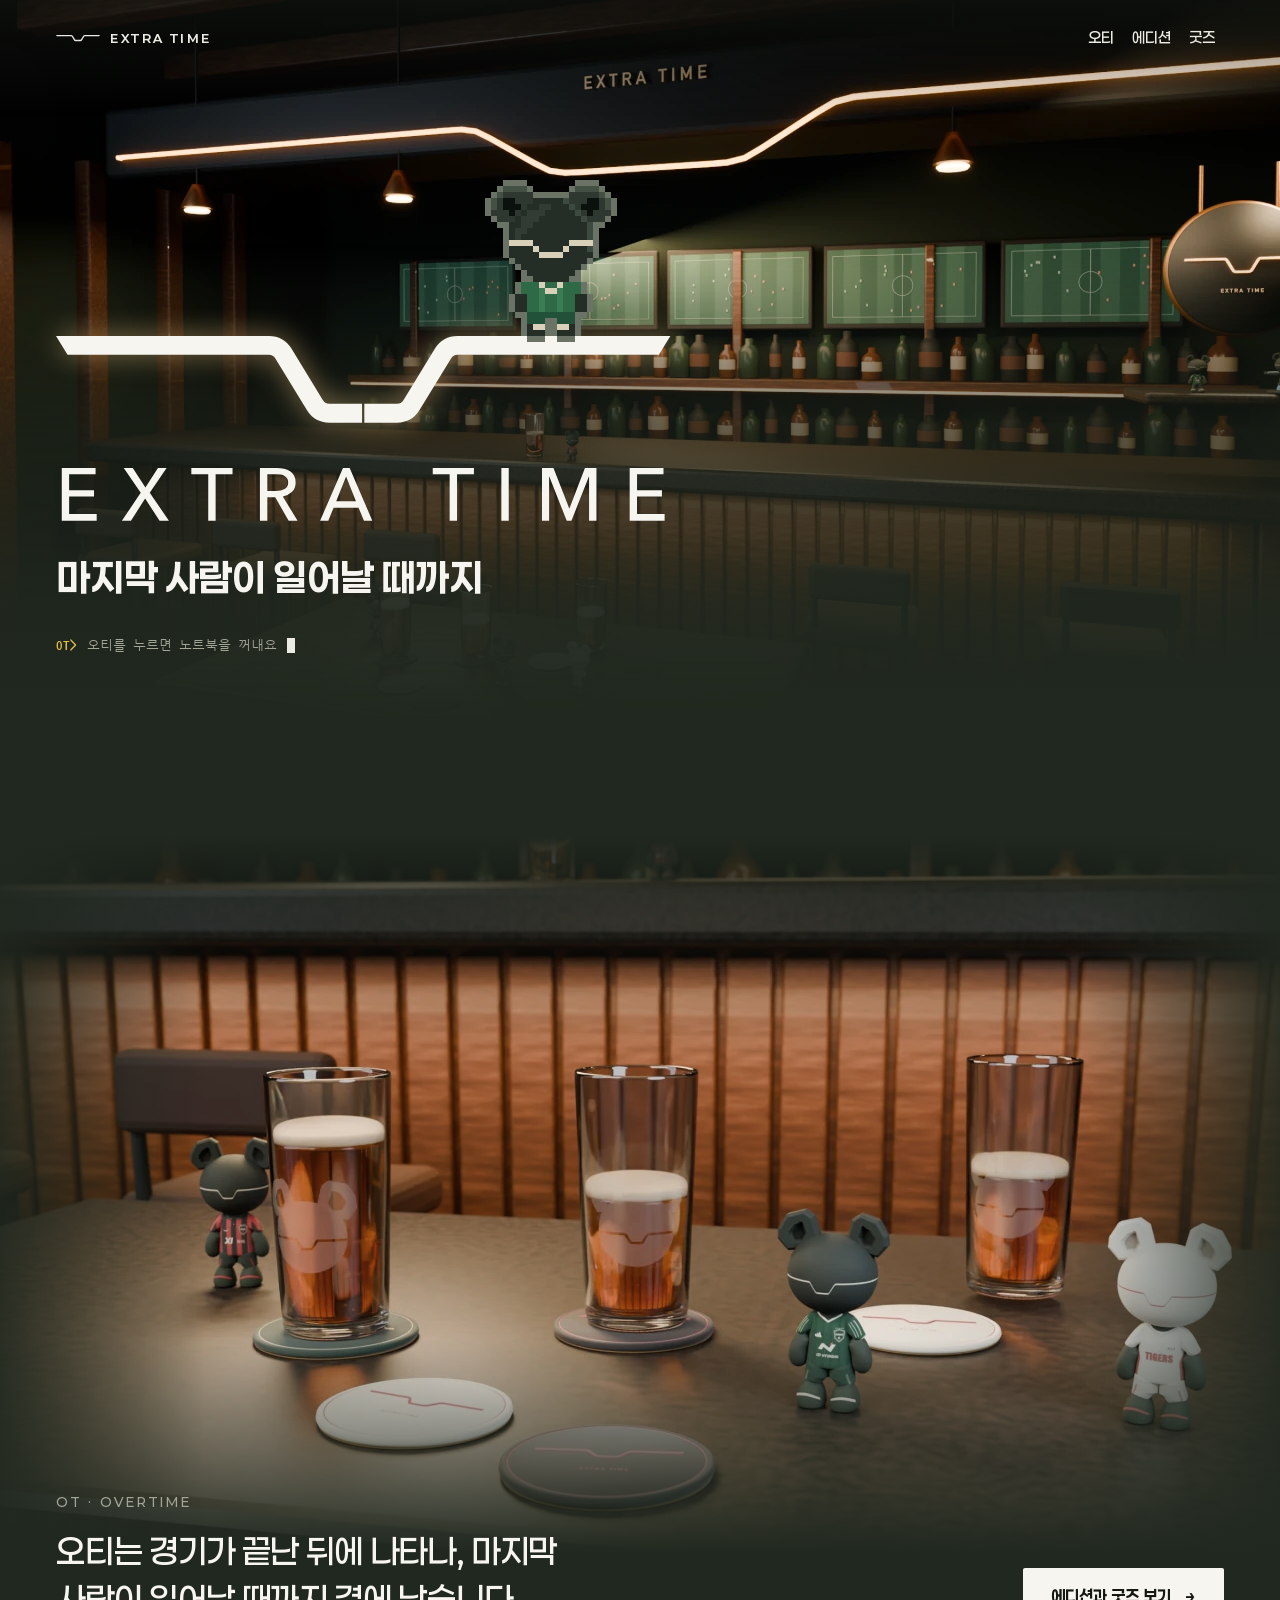
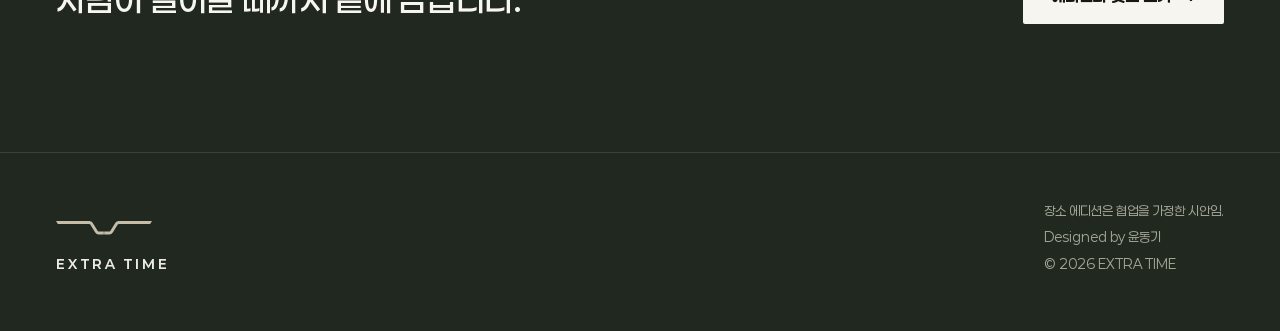
<file: index.html>
<!doctype html>
<html lang="ko">
<head>
<meta charset="utf-8">
<meta name="viewport" content="width=device-width, initial-scale=1, viewport-fit=cover">
<title>EXTRA TIME · 오티 OT</title>
<meta name="description" content="경기와 공연이 끝난 뒤의 시간. 마지막 사람이 일어날 때까지 곁에 남는 캐릭터, 오티.">
<meta name="theme-color" content="#20281f">
<meta property="og:title" content="EXTRA TIME · 오티 OT">
<meta property="og:description" content="경기와 공연이 끝난 뒤의 시간. 마지막 사람이 일어날 때까지 곁에 남는 캐릭터, 오티.">
<meta property="og:image" content="assets/img/pub_bar-1280.webp">
<link rel="icon" href="assets/svg/et_symbol_small.svg" type="image/svg+xml">
<link rel="preload" href="assets/fonts/paperlogy-700.woff2" as="font" type="font/woff2" crossorigin>
<link rel="preload" as="image" href="assets/img/pub_bar-close-1920.webp" imagesrcset="assets/img/pub_bar-close-800.webp 800w, assets/img/pub_bar-close-1280.webp 1280w, assets/img/pub_bar-close-1920.webp 1920w" imagesizes="100vw" fetchpriority="high">
<link rel="preload" as="image" href="assets/img/pub_bar-1920.webp" imagesrcset="assets/img/pub_bar-800.webp 800w, assets/img/pub_bar-1280.webp 1280w, assets/img/pub_bar-1920.webp 1920w" imagesizes="100vw">
<script>(function(){var d=document.documentElement,seen=false;try{seen=!!sessionStorage.getItem('et-open');sessionStorage.setItem('et-open','1')}catch(e){}if(!seen&&!matchMedia('(prefers-reduced-motion: reduce)').matches)d.classList.add('opening')})()</script>
<link rel="preconnect" href="https://fonts.googleapis.com">
<link rel="preconnect" href="https://fonts.gstatic.com" crossorigin>
<link rel="stylesheet" href="https://fonts.googleapis.com/css2?family=Nanum+Gothic+Coding&amp;display=swap">
<link rel="stylesheet" href="css/style.css">
</head>
<body>
<a class="skip" href="#main">본문으로 건너뛰기</a>

<header class="bar">
  <div class="wrap bar__in">
    <a class="bar__mark" href="index.html" aria-label="EXTRA TIME 홈" aria-current="page">
      <svg viewBox="0 0 326.12 46" aria-hidden="true"><path fill="currentColor" d="M0 0L113.01 0A14 14 0 0 1 124.96 6.7L141.69 34.09A4 4 0 0 0 145.11 36L162.46 36L162.46 46L145.11 46A14 14 0 0 1 133.16 39.3L116.43 11.91A4 4 0 0 0 113.01 10L6.12 10ZM163.66 36L181.01 36A4 4 0 0 0 184.43 34.09L201.16 6.7A14 14 0 0 1 213.11 0L326.12 0L320 10L213.11 10A4 4 0 0 0 209.69 11.91L192.96 39.3A14 14 0 0 1 181.01 46L163.66 46Z"/></svg>
      <span>EXTRA TIME</span>
    </a>
    <nav aria-label="페이지">
      <div class="bar__nav">
        <a href="ot.html">오티</a>
        <a href="editions.html">에디션</a>
        <a href="goods.html">굿즈</a>
      </div>
    </nav>
  </div>
</header>

<main id="main">

  <section class="hero" aria-labelledby="hero-line">
    <img class="hero__dark" src="assets/img/pub_bar-close-1280.webp" srcset="assets/img/pub_bar-close-800.webp 800w, assets/img/pub_bar-close-1280.webp 1280w, assets/img/pub_bar-close-1920.webp 1920w" sizes="100vw" width="2400" height="1350" fetchpriority="high" alt="">
    <img class="hero__photo" src="assets/img/pub_bar-1280.webp" srcset="assets/img/pub_bar-800.webp 800w, assets/img/pub_bar-1280.webp 1280w, assets/img/pub_bar-1920.webp 1920w" sizes="100vw" width="2400" height="1350" fetchpriority="high" alt="불이 낮게 켜진 EXTRA TIME 펍의 바. 천장에는 시그니처 라인 모양의 조명이 지나가고, 테이블에는 마시다 만 맥주잔이 남아 있다.">
    <div class="hero__shade" aria-hidden="true"></div>
    <div class="wrap hero__in">
      <div class="hero__brand enter">
        <button class="ot" id="ot" type="button" aria-pressed="false" aria-controls="log"
                aria-label="픽셀 오티. 누르면 노트북을 꺼내 오늘의 기록을 남깁니다.">
          <canvas width="32" height="34" aria-hidden="true"></canvas>
        </button>
        <svg class="hero__glow" viewBox="0 0 326.12 98" aria-hidden="true"><path fill="currentColor" d="M0 0L113.01 0A14 14 0 0 1 124.96 6.7L141.69 34.09A4 4 0 0 0 145.11 36L162.46 36L162.46 46L145.11 46A14 14 0 0 1 133.16 39.3L116.43 11.91A4 4 0 0 0 113.01 10L6.12 10ZM163.66 36L181.01 36A4 4 0 0 0 184.43 34.09L201.16 6.7A14 14 0 0 1 213.11 0L326.12 0L320 10L213.11 10A4 4 0 0 0 209.69 11.91L192.96 39.3A14 14 0 0 1 181.01 46L163.66 46Z"/></svg>
        <svg class="hero__word" viewBox="0 0 326.12 98" role="img" aria-label="EXTRA TIME">
          <path fill="currentColor" d="M0 0L113.01 0A14 14 0 0 1 124.96 6.7L141.69 34.09A4 4 0 0 0 145.11 36L162.46 36L162.46 46L145.11 46A14 14 0 0 1 133.16 39.3L116.43 11.91A4 4 0 0 0 113.01 10L6.12 10ZM163.66 36L181.01 36A4 4 0 0 0 184.43 34.09L201.16 6.7A14 14 0 0 1 213.11 0L326.12 0L320 10L213.11 10A4 4 0 0 0 209.69 11.91L192.96 39.3A14 14 0 0 1 181.01 46L163.66 46Z"/>
          <path fill="currentColor" d="M6.97 94.52H21.6V98H3.06V70H21.01V73.44H6.97V81.82H20.18V85.19H6.97ZM47.47 80.44 54.11 70H58.7L49.76 83.25L59.93 98H54.98L47.31 86.21L39.8 98H34.97L44.98 83.17L35.96 70H40.75ZM84.73 98H80.81V73.44H71.83V70H93.7V73.44H84.73ZM112.17 98H108.26V70H117.24Q119.25 70 121.07 70.42Q122.89 70.83 124.26 71.74Q125.62 72.65 126.41 74.13Q127.2 75.62 127.2 77.75Q127.2 80.84 125.3 82.73Q123.41 84.63 120.4 85.15L128.23 98H123.48L116.37 85.54H112.17ZM112.17 82.26H116.68Q118.07 82.26 119.25 82.02Q120.44 81.79 121.33 81.25Q122.22 80.72 122.73 79.87Q123.25 79.02 123.25 77.75Q123.25 76.49 122.73 75.64Q122.22 74.79 121.37 74.27Q120.52 73.76 119.37 73.54Q118.23 73.32 116.96 73.32H112.17ZM144.53 98H140.18L152.32 70H155.88L167.9 98H163.47L160.62 91.12H147.33ZM148.72 87.68H159.2L153.98 74.55ZM212.87 98H208.95V73.44H199.98V70H221.85V73.44H212.87ZM240.32 98H236.4V70H240.32ZM272.43 91.51H272.51L280.78 70H286.87V98H282.95V74.59H282.87L273.58 98H271.09L261.83 74.59H261.75V98H257.96V70H264.05ZM308.42 94.52H323.06V98H304.51V70H322.46V73.44H308.42V81.82H321.63V85.19H308.42Z"/>
        </svg>
      </div>
      <h1 id="hero-line" class="hero__line enter">마지막 사람이 일어날 때까지</h1>
      <p class="log enter-2" id="log" aria-live="polite">
        <span class="log__pr" aria-hidden="true">OT&gt;</span><span class="log__text" id="logText">오티를 누르면 노트북을 꺼내요</span><span class="log__cursor" aria-hidden="true"></span>
      </p>
    </div>
  </section>

  <section class="table" aria-labelledby="table-line">
    <div class="wrap">
      <figure class="bleed table__photo">
        <img src="assets/img/pub_last_table-1280.webp" srcset="assets/img/pub_last_table-800.webp 800w, assets/img/pub_last_table-1280.webp 1280w, assets/img/pub_last_table-1920.webp 1920w" sizes="100vw" width="2340" height="1316" loading="lazy" decoding="async" alt="펍의 마지막 테이블. 반쯤 남은 맥주잔 세 개와 코스터 사이에 전북, 서울, 광주 유니폼을 입은 오티 세 명이 서 있다.">
      </figure>
      <div class="table__foot">
        <div class="table__copy">
          <p class="eyebrow">OT · OVERTIME</p>
          <h2 id="table-line" class="table__line">오티는 경기가 끝난 뒤에 나타나, 마지막 사람이 일어날 때까지 곁에 남습니다.</h2>
        </div>
        <a class="btn" href="editions.html">에디션과 굿즈 보기<span class="arr" aria-hidden="true">→</span></a>
      </div>
    </div>
  </section>

</main>

<footer class="foot">
  <div class="wrap foot__in">
    <div class="foot__brand">
      <svg viewBox="0 0 326.12 46" aria-hidden="true"><path fill="currentColor" d="M0 0L113.01 0A14 14 0 0 1 124.96 6.7L141.69 34.09A4 4 0 0 0 145.11 36L162.46 36L162.46 46L145.11 46A14 14 0 0 1 133.16 39.3L116.43 11.91A4 4 0 0 0 113.01 10L6.12 10ZM163.66 36L181.01 36A4 4 0 0 0 184.43 34.09L201.16 6.7A14 14 0 0 1 213.11 0L326.12 0L320 10L213.11 10A4 4 0 0 0 209.69 11.91L192.96 39.3A14 14 0 0 1 181.01 46L163.66 46Z"/></svg>
      <p>EXTRA TIME</p>
    </div>
    <div class="foot__meta">
      <p>장소 에디션은 협업을 가정한 시안임.</p>
      <p>Designed by 윤동기</p>
      <p>© 2026 EXTRA TIME</p>
    </div>
  </div>
</footer>
<script src="js/pixel-ot.js" defer></script>
</body>
</html>
</file>
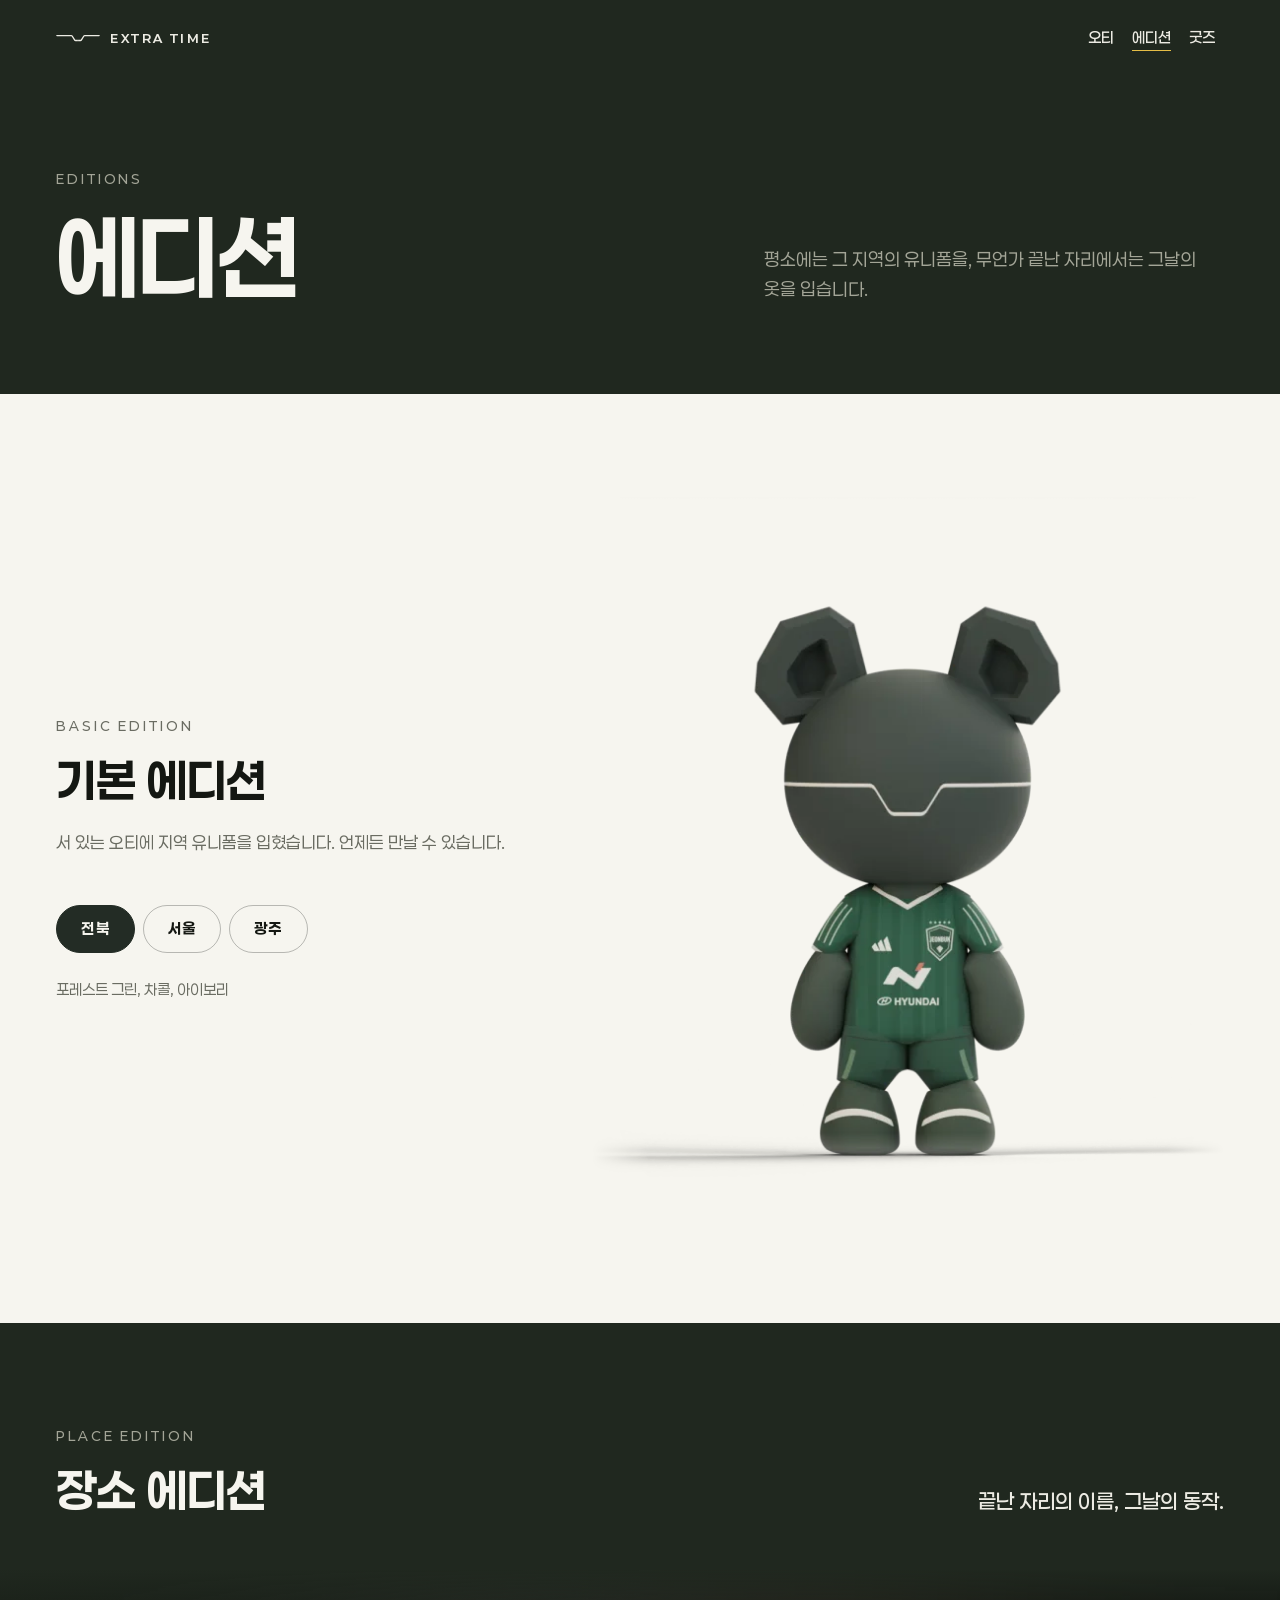
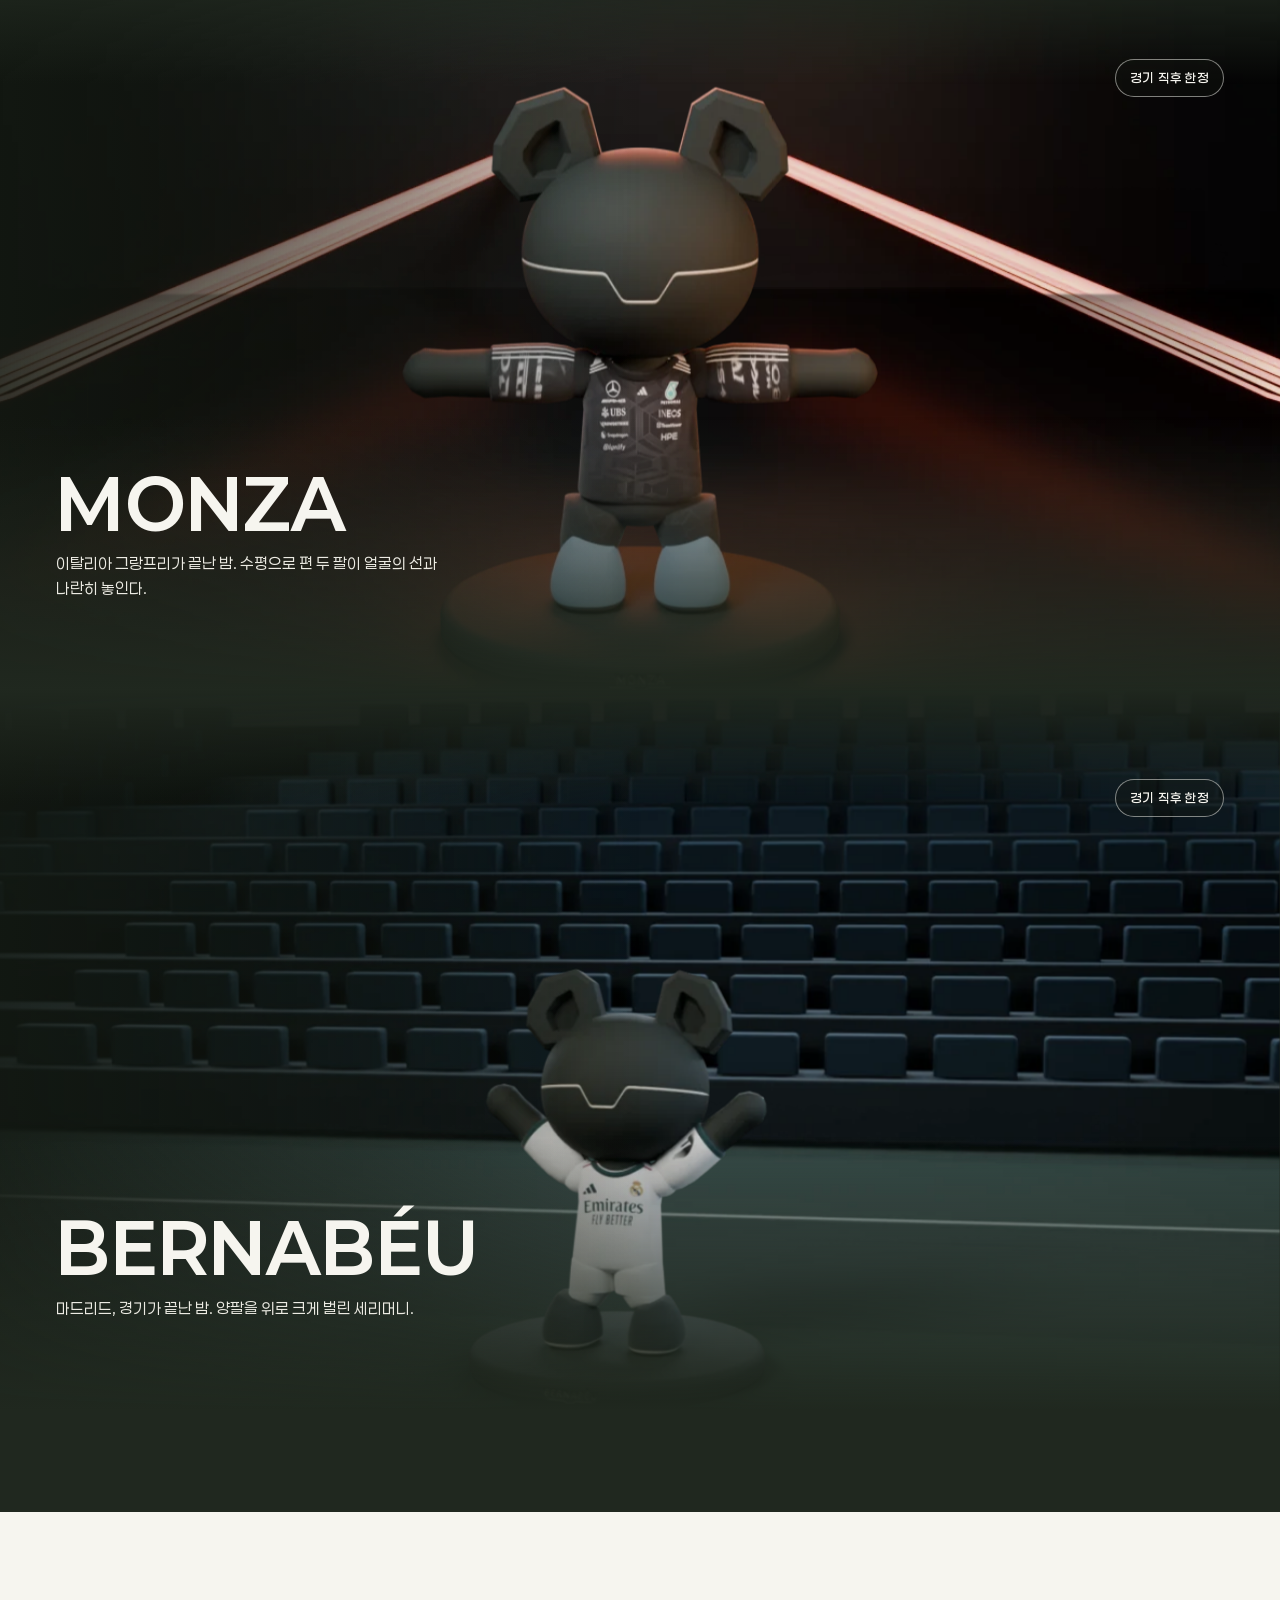
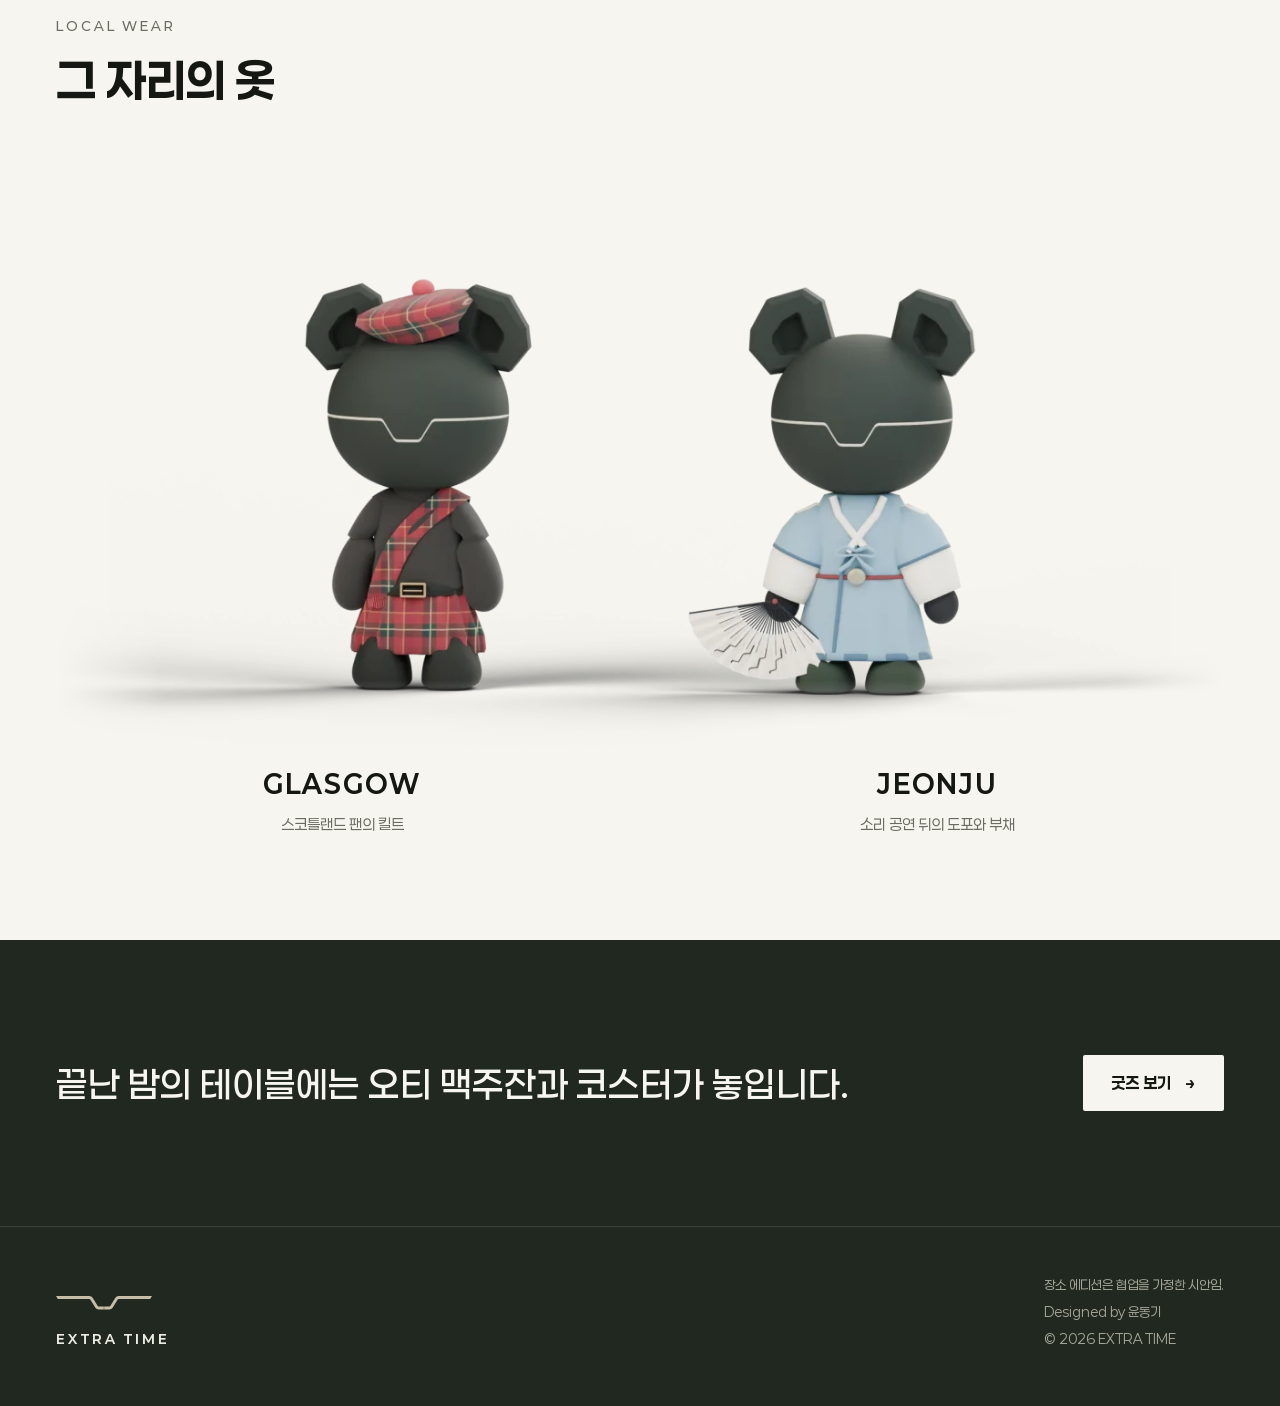
<file: editions.html>
<!doctype html>
<html lang="ko">
<head>
<meta charset="utf-8">
<meta name="viewport" content="width=device-width, initial-scale=1, viewport-fit=cover">
<title>에디션 · EXTRA TIME</title>
<meta name="description" content="평소에는 그 지역의 유니폼을, 무언가 끝난 자리에서는 그날의 옷을 입는 오티의 에디션.">
<meta name="theme-color" content="#20281f">
<meta property="og:title" content="에디션 · EXTRA TIME">
<meta property="og:description" content="평소에는 그 지역의 유니폼을, 무언가 끝난 자리에서는 그날의 옷을 입는 오티의 에디션.">
<meta property="og:image" content="assets/img/pub_bar-1280.webp">
<link rel="icon" href="assets/svg/et_symbol_small.svg" type="image/svg+xml">
<link rel="preload" href="assets/fonts/paperlogy-700.woff2" as="font" type="font/woff2" crossorigin>
<link rel="stylesheet" href="css/style.css">
</head>
<body>
<a class="skip" href="#main">본문으로 건너뛰기</a>

<header class="bar">
  <div class="wrap bar__in">
    <a class="bar__mark" href="index.html" aria-label="EXTRA TIME 홈">
      <svg viewBox="0 0 326.12 46" aria-hidden="true"><path fill="currentColor" d="M0 0L113.01 0A14 14 0 0 1 124.96 6.7L141.69 34.09A4 4 0 0 0 145.11 36L162.46 36L162.46 46L145.11 46A14 14 0 0 1 133.16 39.3L116.43 11.91A4 4 0 0 0 113.01 10L6.12 10ZM163.66 36L181.01 36A4 4 0 0 0 184.43 34.09L201.16 6.7A14 14 0 0 1 213.11 0L326.12 0L320 10L213.11 10A4 4 0 0 0 209.69 11.91L192.96 39.3A14 14 0 0 1 181.01 46L163.66 46Z"/></svg>
      <span>EXTRA TIME</span>
    </a>
    <nav aria-label="페이지">
      <div class="bar__nav">
        <a href="ot.html">오티</a>
        <a href="editions.html" aria-current="page">에디션</a>
        <a href="goods.html">굿즈</a>
      </div>
    </nav>
  </div>
</header>

<main id="main">

  <section class="page-head sec--dark" aria-labelledby="ed-title">
    <div class="wrap page-head__in enter">
      <div>
        <p class="eyebrow">EDITIONS</p>
        <h1 id="ed-title" class="display">에디션</h1>
      </div>
      <p class="lead">평소에는 그 지역의 유니폼을, 무언가 끝난 자리에서는 그날의 옷을 입습니다.</p>
    </div>
  </section>

  <section class="sec sec--paper basic" aria-labelledby="base-title">
    <div class="wrap basic__in">
      <div class="basic__copy">
        <p class="eyebrow">BASIC EDITION</p>
        <h2 id="base-title" class="h2">기본 에디션</h2>
        <p class="body-muted">서 있는 오티에 지역 유니폼을 입혔습니다. 언제든 만날 수 있습니다.</p>
        <div class="tabs" role="tablist" aria-label="지역">
            <button class="chip" type="button" role="tab" id="tab-jeonbuk" aria-controls="region-panel" aria-selected="true" tabindex="0" data-img="jeonbuk_front-cut" data-note="포레스트 그린, 차콜, 아이보리" data-alt="전북 유니폼을 입은 오티의 정면. 짙은 초록 상의와 반바지, 얼굴에는 V자 선 하나.">전북</button>
            <button class="chip" type="button" role="tab" id="tab-seoul" aria-controls="region-panel" aria-selected="false" tabindex="-1" data-img="seoul_front-cut" data-note="차콜과 채도를 낮춘 붉은 줄무늬" data-alt="서울 유니폼을 입은 오티의 정면. 검붉은 세로 줄무늬 상의.">서울</button>
            <button class="chip" type="button" role="tab" id="tab-gwangju" aria-controls="region-panel" aria-selected="false" tabindex="-1" data-img="gwangju_front-cut" data-note="따뜻한 아이보리와 붉은 포인트" data-alt="광주 유니폼을 입은 아이보리색 오티의 정면. 흰 상의에 붉은 글자와 줄.">광주</button>
        </div>
        <p class="basic__note" id="region-note">포레스트 그린, 차콜, 아이보리</p>
      </div>
      <figure class="basic__fig" role="tabpanel" id="region-panel" aria-labelledby="tab-jeonbuk">
        <img id="region-img" src="assets/img/jeonbuk_front-cut-1072.webp"
             srcset="assets/img/jeonbuk_front-cut-640.webp 640w, assets/img/jeonbuk_front-cut-1072.webp 1072w"
             sizes="(min-width: 1200px) 640px, calc(100vw - 32px)" width="1072" height="1228" alt="전북 유니폼을 입은 오티의 정면. 짙은 초록 상의와 반바지, 얼굴에는 V자 선 하나.">
      </figure>
    </div>
  </section>

  <section class="sec sec--dark place" aria-labelledby="place-title">
    <div class="wrap">
      <div class="split">
        <div>
          <p class="eyebrow">PLACE EDITION</p>
          <h2 id="place-title" class="h2">장소 에디션</h2>
        </div>
        <p class="place__tag">끝난 자리의 이름, 그날의 동작.</p>
      </div>
      <div class="place__list">
        <article class="place-card" aria-labelledby="monza" data-depth>
          <img class="place-card__bg" src="assets/img/feature_monza-bg-1280.webp" srcset="assets/img/feature_monza-bg-800.webp 800w, assets/img/feature_monza-bg-1280.webp 1280w, assets/img/feature_monza-bg-1920.webp 1920w" sizes="100vw" width="2400" height="1350" loading="lazy" decoding="async" alt="">
          <img class="place-card__fig" src="assets/img/feature_monza-fig-1280.webp" srcset="assets/img/feature_monza-fig-800.webp 800w, assets/img/feature_monza-fig-1280.webp 1280w, assets/img/feature_monza-fig-1920.webp 1920w" sizes="100vw" width="2400" height="1350" loading="lazy" decoding="async" alt="어두운 무대 위의 오티. 메르세데스 레이싱 셔츠를 입고 두 팔을 수평으로 펴서, 팔이 얼굴의 선과 나란히 놓인다.">
          <div class="place-card__shade" aria-hidden="true"></div>
          <p class="place-card__badge">경기 직후 한정</p>
          <div class="place-card__copy">
            <h3 id="monza" class="place-card__name">MONZA</h3>
            <p>이탈리아 그랑프리가 끝난 밤. 수평으로 편 두 팔이 얼굴의 선과 나란히 놓인다.</p>
          </div>
        </article>
        <article class="place-card" aria-labelledby="bernabeu" data-depth>
          <img class="place-card__bg" src="assets/img/feature_bernabeu-bg-1280.webp" srcset="assets/img/feature_bernabeu-bg-800.webp 800w, assets/img/feature_bernabeu-bg-1280.webp 1280w, assets/img/feature_bernabeu-bg-1920.webp 1920w" sizes="100vw" width="2400" height="1350" loading="lazy" decoding="async" alt="">
          <img class="place-card__fig" src="assets/img/feature_bernabeu-fig-1280.webp" srcset="assets/img/feature_bernabeu-fig-800.webp 800w, assets/img/feature_bernabeu-fig-1280.webp 1280w, assets/img/feature_bernabeu-fig-1920.webp 1920w" sizes="100vw" width="2400" height="1350" loading="lazy" decoding="async" alt="불 꺼진 경기장 관중석 앞의 오티. 레알 마드리드 흰 유니폼을 입고 양팔을 위로 크게 벌리고 있다.">
          <div class="place-card__shade" aria-hidden="true"></div>
          <p class="place-card__badge">경기 직후 한정</p>
          <div class="place-card__copy">
            <h3 id="bernabeu" class="place-card__name">BERNABÉU</h3>
            <p>마드리드, 경기가 끝난 밤. 양팔을 위로 크게 벌린 세리머니.</p>
          </div>
        </article>
      </div>
    </div>
  </section>

  <section class="sec sec--paper wear" aria-labelledby="wear-title">
    <div class="wrap">
      <div class="split">
        <div>
          <p class="eyebrow">LOCAL WEAR</p>
          <h2 id="wear-title" class="h2">그 자리의 옷</h2>
        </div>
      </div>
      <img class="wear__img" src="assets/img/traditional_lineup-cut-1280.webp" srcset="assets/img/traditional_lineup-cut-800.webp 800w, assets/img/traditional_lineup-cut-1280.webp 1280w, assets/img/traditional_lineup-cut-1920.webp 1920w" sizes="(min-width: 1520px) 1392px, calc(100vw - 32px)" width="2250" height="1200" loading="lazy" decoding="async" alt="나란히 선 두 오티. 왼쪽은 붉은 타탄 킬트와 베레모 차림, 오른쪽은 연한 하늘색 도포에 부채를 들었다.">
      <div class="wear__names">
        <p><b>GLASGOW</b><span>스코틀랜드 팬의 킬트</span></p>
        <p><b>JEONJU</b><span>소리 공연 뒤의 도포와 부채</span></p>
      </div>
    </div>
  </section>

  <section class="next sec--dark" aria-labelledby="ed-next">
    <div class="wrap next__in">
      <h2 id="ed-next" class="next__line">끝난 밤의 테이블에는 <span class="nobr">오티 맥주잔과</span> 코스터가 놓입니다.</h2>
      <a class="btn" href="goods.html">굿즈 보기<span class="arr" aria-hidden="true">→</span></a>
    </div>
  </section>

</main>

<footer class="foot">
  <div class="wrap foot__in">
    <div class="foot__brand">
      <svg viewBox="0 0 326.12 46" aria-hidden="true"><path fill="currentColor" d="M0 0L113.01 0A14 14 0 0 1 124.96 6.7L141.69 34.09A4 4 0 0 0 145.11 36L162.46 36L162.46 46L145.11 46A14 14 0 0 1 133.16 39.3L116.43 11.91A4 4 0 0 0 113.01 10L6.12 10ZM163.66 36L181.01 36A4 4 0 0 0 184.43 34.09L201.16 6.7A14 14 0 0 1 213.11 0L326.12 0L320 10L213.11 10A4 4 0 0 0 209.69 11.91L192.96 39.3A14 14 0 0 1 181.01 46L163.66 46Z"/></svg>
      <p>EXTRA TIME</p>
    </div>
    <div class="foot__meta">
      <p>장소 에디션은 협업을 가정한 시안임.</p>
      <p>Designed by 윤동기</p>
      <p>© 2026 EXTRA TIME</p>
    </div>
  </div>
</footer>
<script src="js/main.js" defer></script>
</body>
</html>
</file>
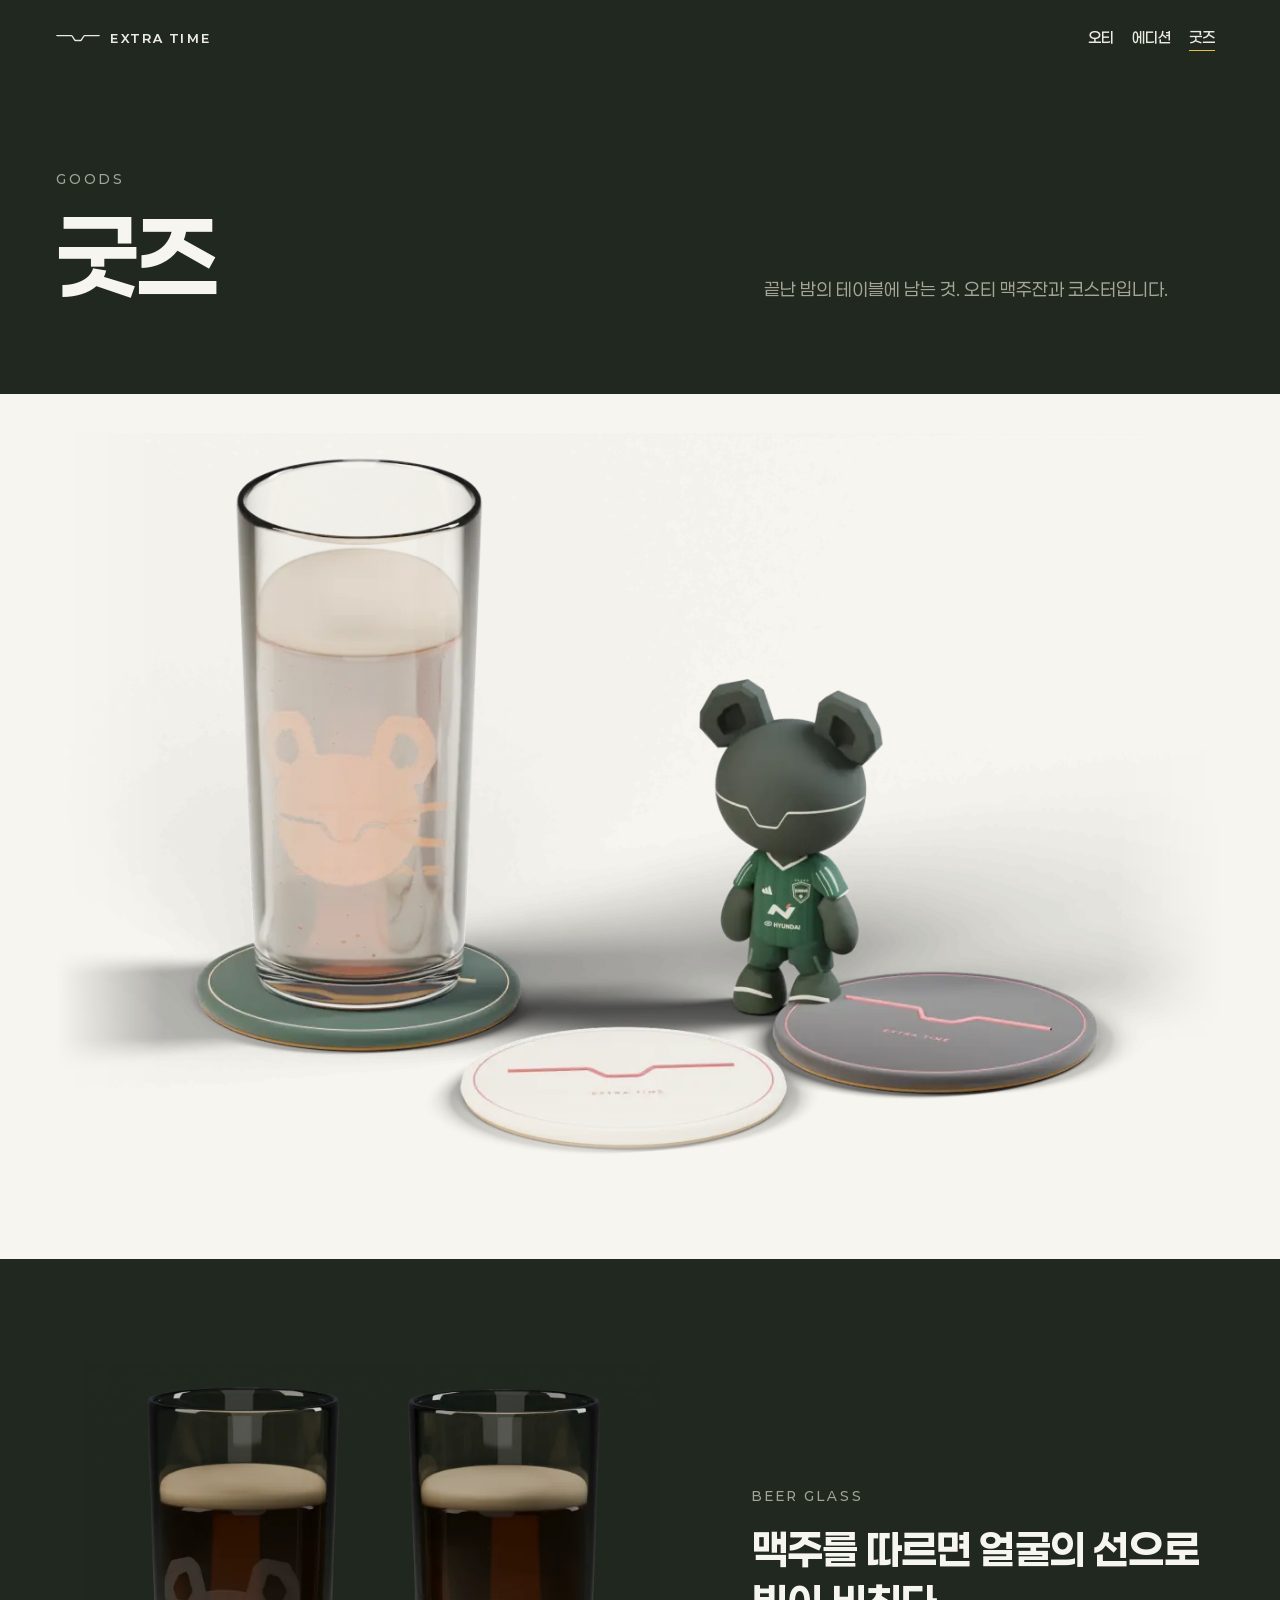
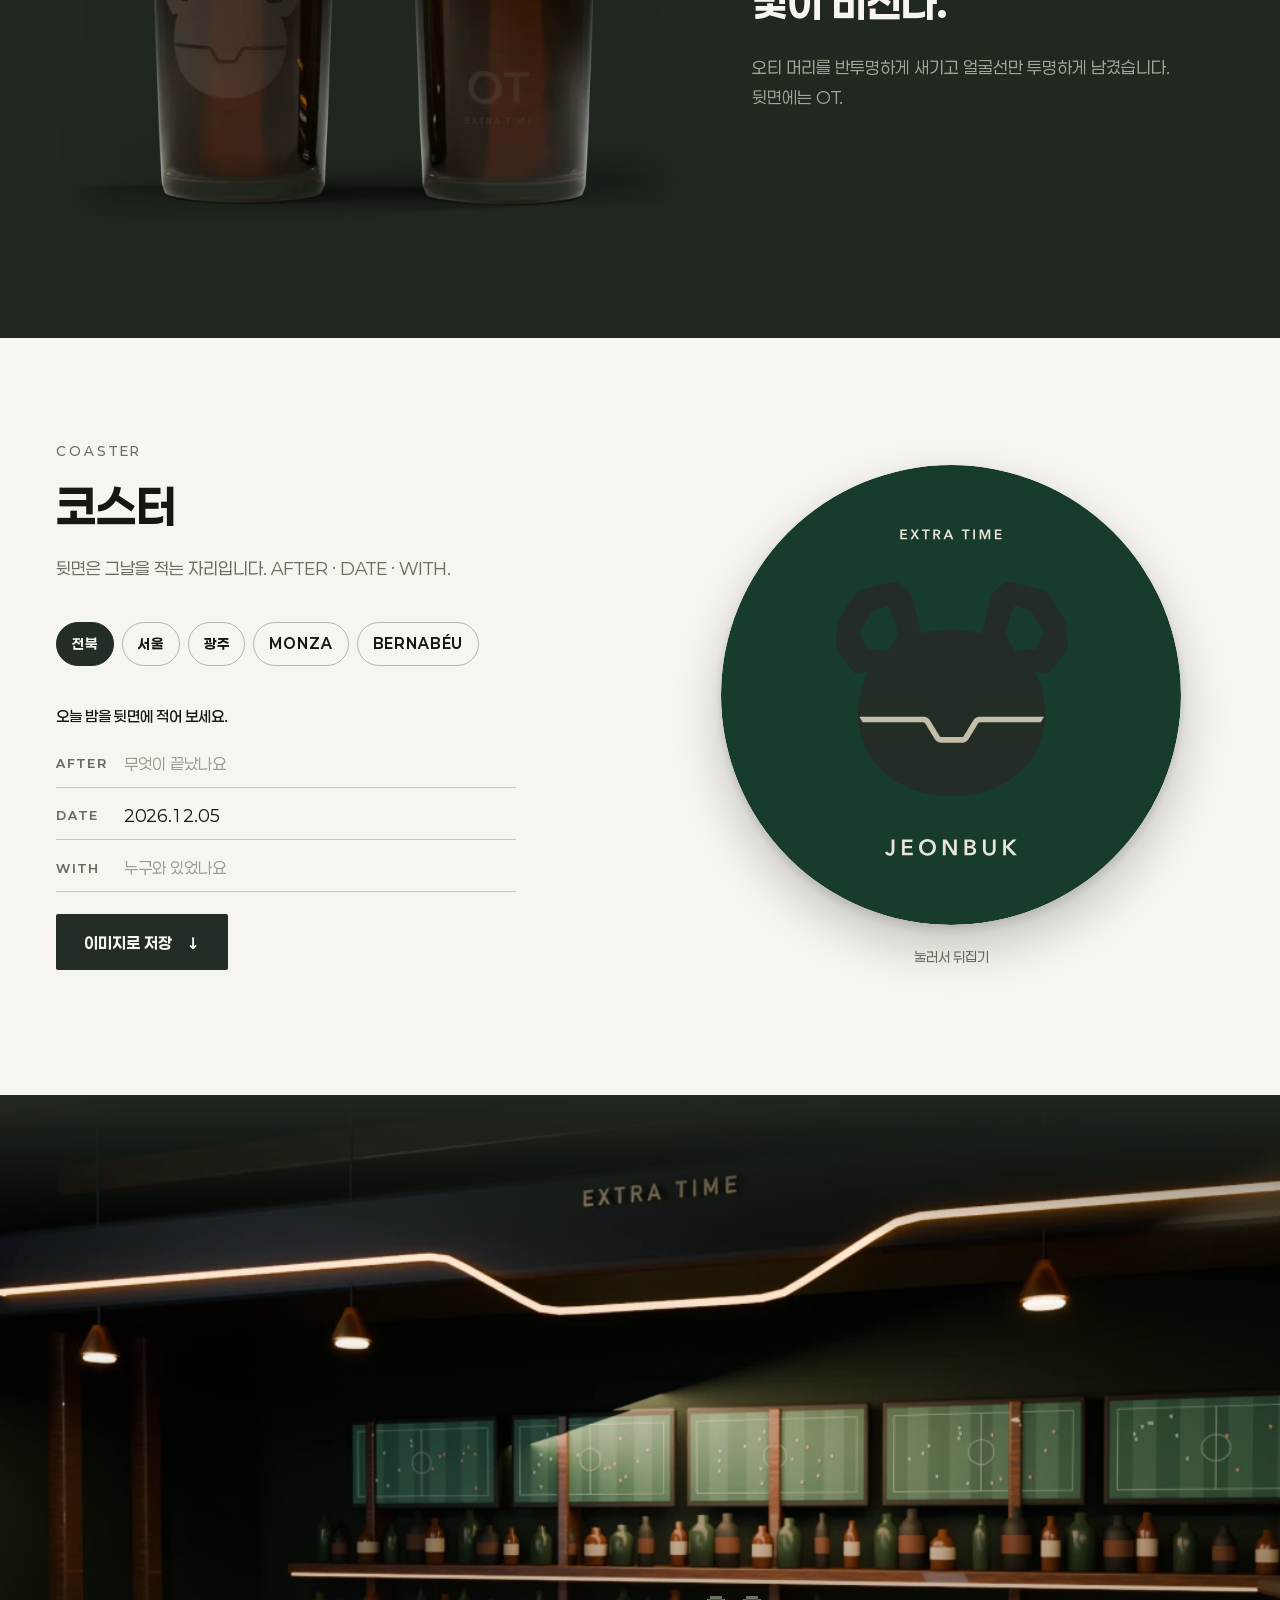
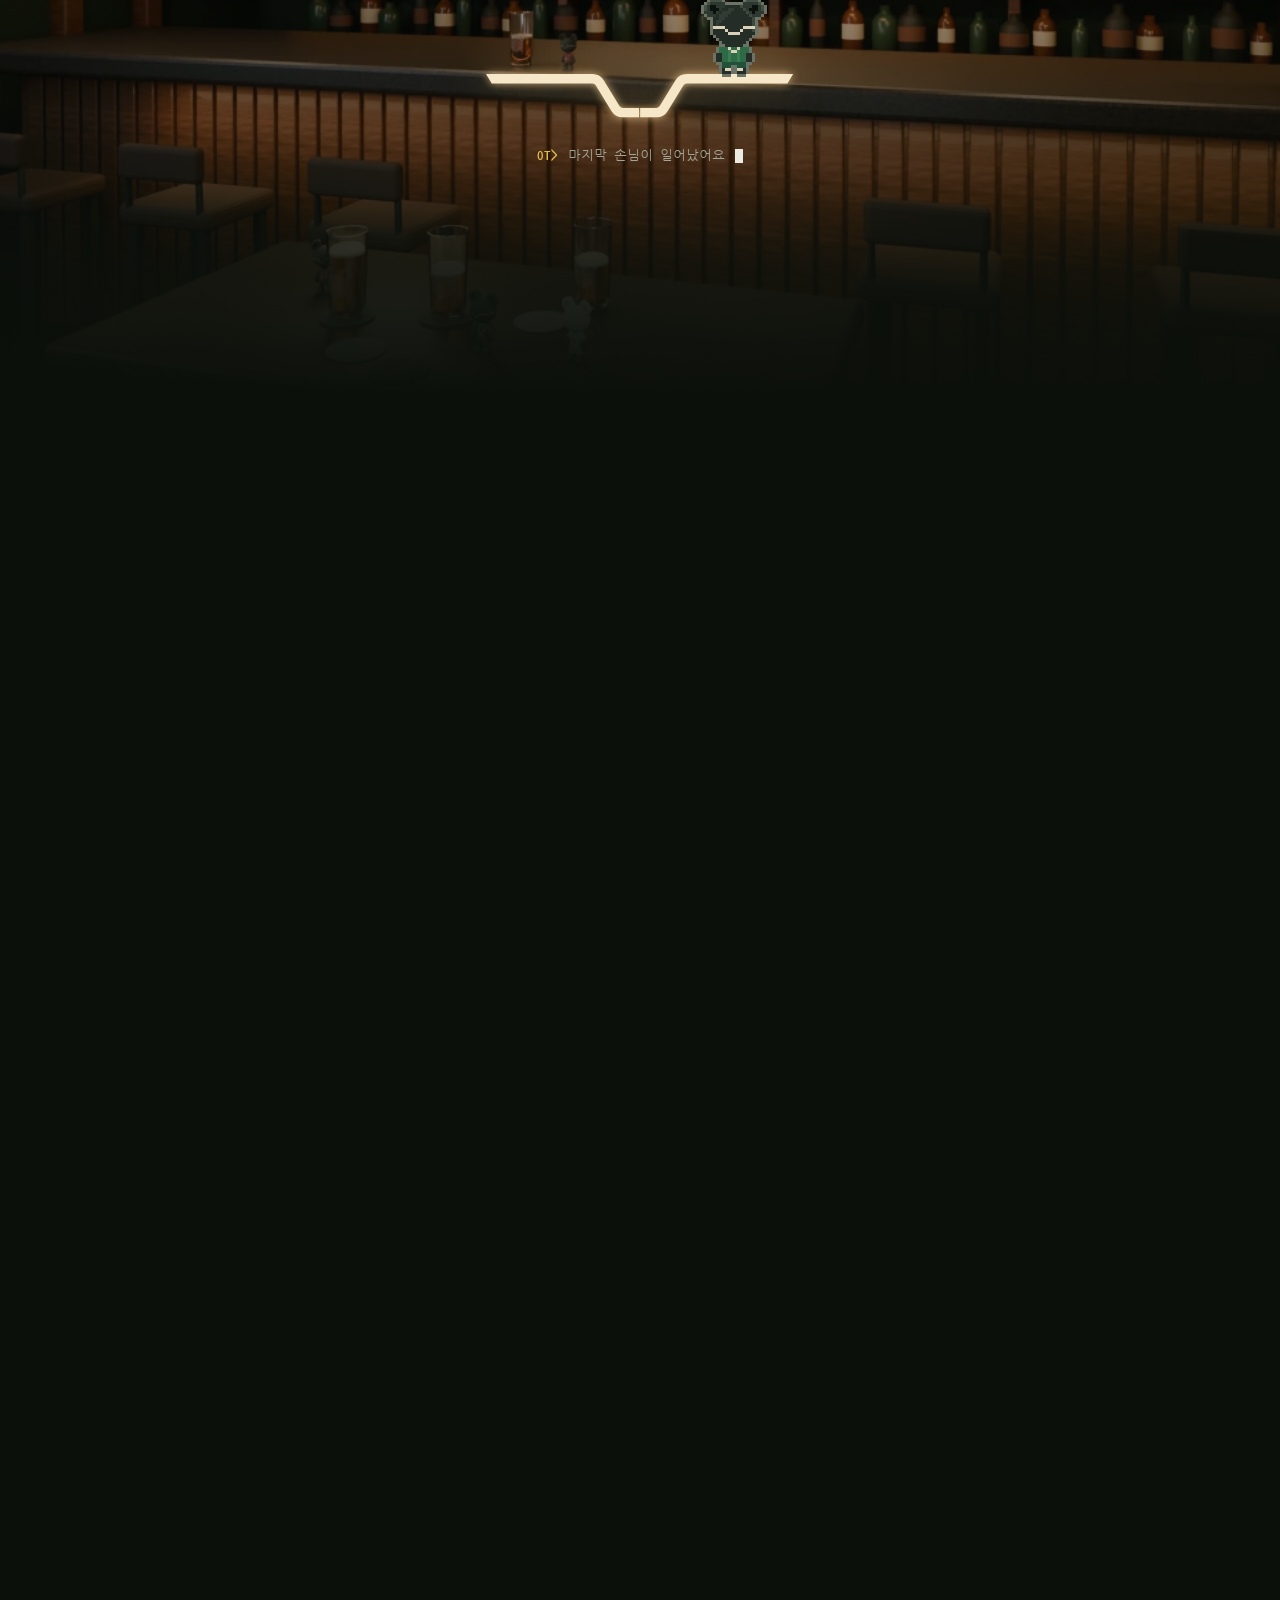
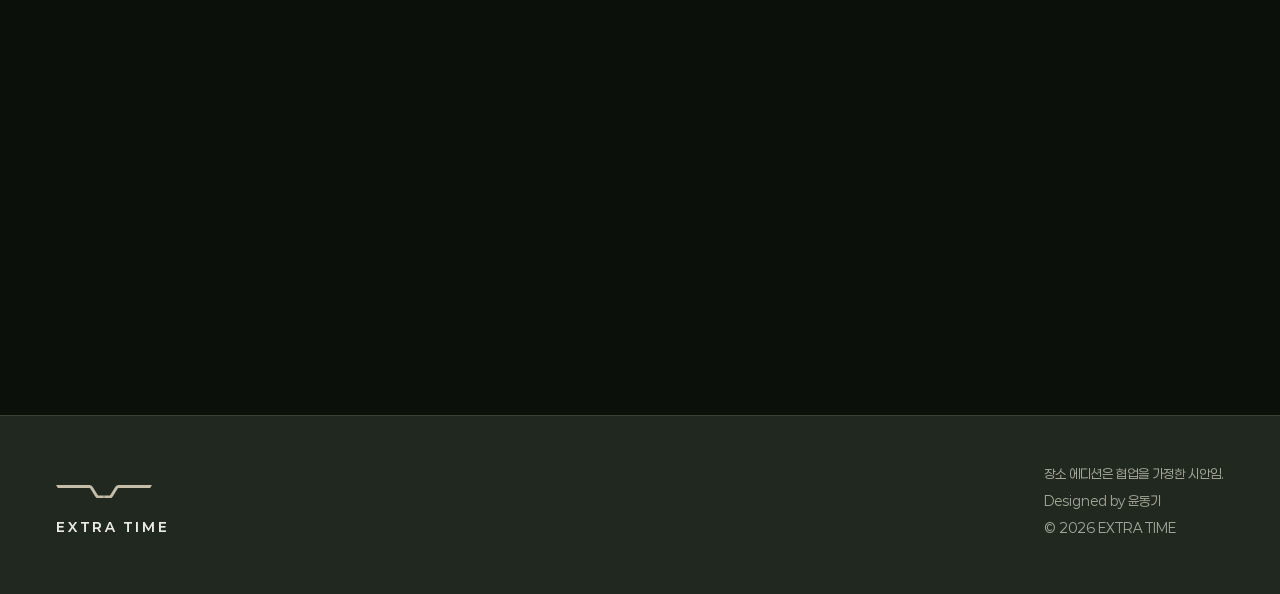
<file: goods.html>
<!doctype html>
<html lang="ko">
<head>
<meta charset="utf-8">
<meta name="viewport" content="width=device-width, initial-scale=1, viewport-fit=cover">
<title>굿즈 · EXTRA TIME</title>
<meta name="description" content="끝난 밤의 테이블에 남는 것. 오티 맥주잔과 다섯 가지 코스터.">
<meta name="theme-color" content="#20281f">
<meta property="og:title" content="굿즈 · EXTRA TIME">
<meta property="og:description" content="끝난 밤의 테이블에 남는 것. 오티 맥주잔과 다섯 가지 코스터.">
<meta property="og:image" content="assets/img/pub_bar-1280.webp">
<link rel="icon" href="assets/svg/et_symbol_small.svg" type="image/svg+xml">
<link rel="preload" href="assets/fonts/paperlogy-700.woff2" as="font" type="font/woff2" crossorigin>
<link rel="preconnect" href="https://fonts.googleapis.com">
<link rel="preconnect" href="https://fonts.gstatic.com" crossorigin>
<link rel="stylesheet" href="https://fonts.googleapis.com/css2?family=Nanum+Gothic+Coding&amp;family=Nanum+Pen+Script&amp;display=swap">
<link rel="stylesheet" href="css/style.css">
</head>
<body>
<a class="skip" href="#main">본문으로 건너뛰기</a>

<header class="bar">
  <div class="wrap bar__in">
    <a class="bar__mark" href="index.html" aria-label="EXTRA TIME 홈">
      <svg viewBox="0 0 326.12 46" aria-hidden="true"><path fill="currentColor" d="M0 0L113.01 0A14 14 0 0 1 124.96 6.7L141.69 34.09A4 4 0 0 0 145.11 36L162.46 36L162.46 46L145.11 46A14 14 0 0 1 133.16 39.3L116.43 11.91A4 4 0 0 0 113.01 10L6.12 10ZM163.66 36L181.01 36A4 4 0 0 0 184.43 34.09L201.16 6.7A14 14 0 0 1 213.11 0L326.12 0L320 10L213.11 10A4 4 0 0 0 209.69 11.91L192.96 39.3A14 14 0 0 1 181.01 46L163.66 46Z"/></svg>
      <span>EXTRA TIME</span>
    </a>
    <nav aria-label="페이지">
      <div class="bar__nav">
        <a href="ot.html">오티</a>
        <a href="editions.html">에디션</a>
        <a href="goods.html" aria-current="page">굿즈</a>
      </div>
    </nav>
  </div>
</header>

<main id="main">

  <section class="page-head sec--dark" aria-labelledby="gd-title">
    <div class="wrap page-head__in enter">
      <div>
        <p class="eyebrow">GOODS</p>
        <h1 id="gd-title" class="display">굿즈</h1>
      </div>
      <p class="lead">끝난 밤의 테이블에 남는 것. <span class="nobr">오티 맥주잔과</span> 코스터입니다.</p>
    </div>
  </section>

  <section class="set sec--paper" aria-label="굿즈 전체">
    <div class="wrap">
      <img src="assets/img/goods_complete_set-cut-1280.webp" srcset="assets/img/goods_complete_set-cut-800.webp 800w, assets/img/goods_complete_set-cut-1280.webp 1280w, assets/img/goods_complete_set-cut-1920.webp 1920w" sizes="(min-width: 1520px) 1392px, calc(100vw - 32px)" width="2304" height="1480" fetchpriority="high" alt="오티 맥주잔과 코스터 세 장, 전북 오티 피규어를 한자리에 놓은 사진. 잔에는 맥주가 차 있고 코스터에는 시그니처 라인이 새겨져 있다.">
    </div>
  </section>

  <section class="sec sec--dark glass" aria-labelledby="glass-title">
    <div class="wrap duo">
      <figure class="glass__photo" data-sweep>
        <img class="glass__dim" src="assets/img/goods_glass_reverse-dim-1280.webp" srcset="assets/img/goods_glass_reverse-dim-800.webp 800w, assets/img/goods_glass_reverse-dim-1280.webp 1280w, assets/img/goods_glass_reverse-dim-1920.webp 1920w" sizes="(min-width: 1200px) 760px, calc(100vw - 32px)" width="2048" height="1536" loading="lazy" decoding="async" alt="">
        <img class="glass__lit" src="assets/img/goods_glass_reverse-dark-1280.webp" srcset="assets/img/goods_glass_reverse-dark-800.webp 800w, assets/img/goods_glass_reverse-dark-1280.webp 1280w, assets/img/goods_glass_reverse-dark-1920.webp 1920w" sizes="(min-width: 1200px) 760px, calc(100vw - 32px)" width="2048" height="1536" loading="lazy" decoding="async" alt="어둠 속에서 맥주를 채운 오티 맥주잔 두 개. 앞면에는 반투명하게 새긴 오티 머리와 얼굴선, 뒷면에는 OT 글자가 호박색 맥주 위로 떠오른다.">
      </figure>
      <div class="duo__copy">
        <p class="eyebrow">BEER GLASS</p>
        <h2 id="glass-title" class="glass__title">맥주를 따르면 얼굴의 선으로 빛이 비친다.</h2>
        <p class="body-muted">오티 머리를 반투명하게 새기고 얼굴선만 투명하게 남겼습니다. 뒷면에는 OT.</p>
      </div>
    </div>
  </section>

  <section class="sec sec--paper coaster" aria-labelledby="coaster-title">
    <div class="wrap duo">
      <div class="duo__copy">
        <p class="eyebrow">COASTER</p>
        <h2 id="coaster-title" class="h2">코스터</h2>
        <p class="body-muted">뒷면은 그날을 적는 자리입니다. <span class="nobr">AFTER · DATE · WITH.</span></p>
        <div class="chips" role="group" aria-label="코스터 앞면">
            <button class="chip" type="button" aria-pressed="true" data-front="jeonbuk" data-alt="전북 코스터 앞면. 짙은 초록 바탕에 오티 머리와 아이보리 얼굴선.">전북</button>
            <button class="chip" type="button" aria-pressed="false" data-front="seoul" data-alt="서울 코스터 앞면. 차콜 바탕에 오티 머리와 붉은 얼굴선.">서울</button>
            <button class="chip" type="button" aria-pressed="false" data-front="gwangju" data-alt="광주 코스터 앞면. 아이보리 바탕에 오티 머리와 붉은 얼굴선.">광주</button>
            <button class="chip" type="button" aria-pressed="false" data-front="monza" data-alt="MONZA 코스터 앞면. 오티 머리와 장소 에디션 색의 얼굴선.">MONZA</button>
            <button class="chip" type="button" aria-pressed="false" data-front="bernabeu" data-alt="BERNABÉU 코스터 앞면. 오티 머리와 장소 에디션 색의 얼굴선.">BERNABÉU</button>
        </div>
      </div>
      <div class="coaster__view">
        <button class="flip" id="flip" type="button" aria-pressed="false" aria-label="코스터 뒤집어 뒷면 보기">
          <span class="flip__card">
            <img class="flip__face" id="coaster-front" src="assets/svg/ot_coaster_front_jeonbuk.svg" width="460" height="460" alt="전북 코스터 앞면. 짙은 초록 바탕에 오티 머리와 아이보리 얼굴선.">
            <span class="flip__face flip__back">
              <img src="assets/svg/ot_coaster_back.svg" width="460" height="460" alt="코스터 뒷면. AFTER, DATE, WITH 세 줄을 적는 기록면.">
              <svg class="flip__ink" viewBox="0 0 99 99" aria-hidden="true">
                <text id="ink-after" x="34" y="42.6"></text>
                <text id="ink-date" x="34" y="54.6"></text>
                <text id="ink-with" x="34" y="66.6"></text>
              </svg>
            </span>
          </span>
        </button>
        <p class="coaster__hint" id="flip-hint" aria-hidden="true">눌러서 뒤집기</p>
      </div>
      <form class="note" id="note" autocomplete="off" aria-labelledby="note-title">
          <p class="note__title" id="note-title">오늘 밤을 뒷면에 적어 보세요.</p>
          <label class="note__row"><span>AFTER</span><input name="after" maxlength="20" placeholder="무엇이 끝났나요" data-ink="ink-after"></label>
          <label class="note__row"><span>DATE</span><input name="date" maxlength="16" placeholder="2026.11.22" data-ink="ink-date"></label>
          <label class="note__row"><span>WITH</span><input name="with" maxlength="20" placeholder="누구와 있었나요" data-ink="ink-with"></label>
          <button class="btn btn--ink" type="button" id="note-save">이미지로 저장<span class="arr" aria-hidden="true">↓</span></button>
          <p class="note__status" id="note-status" role="status"></p>
        </form>
    </div>
  </section>

  <section class="close" id="close" aria-labelledby="close-line">
    <div class="close__stage">
      <img class="close__on" src="assets/img/pub_bar-1280.webp" srcset="assets/img/pub_bar-800.webp 800w, assets/img/pub_bar-1280.webp 1280w, assets/img/pub_bar-1920.webp 1920w" sizes="100vw" width="2400" height="1350" loading="lazy" decoding="async" alt="">
      <img class="close__off" src="assets/img/pub_bar-close-1280.webp" srcset="assets/img/pub_bar-close-800.webp 800w, assets/img/pub_bar-close-1280.webp 1280w, assets/img/pub_bar-close-1920.webp 1920w" sizes="100vw" width="2400" height="1350" loading="lazy" decoding="async" alt="">
      <div class="close__shade" aria-hidden="true"></div>
      <div class="wrap close__in">
        <div class="close__brand">
          <span class="ot ot--still" id="ot-close" role="img" aria-label="노트북을 덮는 픽셀 오티">
            <canvas width="32" height="34" aria-hidden="true"></canvas>
          </span>
          <svg class="close__line" viewBox="0 0 326.12 46" aria-hidden="true"><path fill="currentColor" d="M0 0L113.01 0A14 14 0 0 1 124.96 6.7L141.69 34.09A4 4 0 0 0 145.11 36L162.46 36L162.46 46L145.11 46A14 14 0 0 1 133.16 39.3L116.43 11.91A4 4 0 0 0 113.01 10L6.12 10ZM163.66 36L181.01 36A4 4 0 0 0 184.43 34.09L201.16 6.7A14 14 0 0 1 213.11 0L326.12 0L320 10L213.11 10A4 4 0 0 0 209.69 11.91L192.96 39.3A14 14 0 0 1 181.01 46L163.66 46Z"/></svg>
        </div>
        <p class="log close__log" id="close-log" aria-live="polite">
          <span class="log__pr" aria-hidden="true">OT&gt;</span><span class="log__text" id="close-log-text">마지막 손님이 일어났어요</span><span class="log__cursor" aria-hidden="true"></span>
        </p>
        <h2 class="close__last" id="close-line">오티는 다음 경기가 끝나면<br>다시 나타납니다.</h2>
      </div>
    </div>
  </section>

</main>

<footer class="foot">
  <div class="wrap foot__in">
    <div class="foot__brand">
      <svg viewBox="0 0 326.12 46" aria-hidden="true"><path fill="currentColor" d="M0 0L113.01 0A14 14 0 0 1 124.96 6.7L141.69 34.09A4 4 0 0 0 145.11 36L162.46 36L162.46 46L145.11 46A14 14 0 0 1 133.16 39.3L116.43 11.91A4 4 0 0 0 113.01 10L6.12 10ZM163.66 36L181.01 36A4 4 0 0 0 184.43 34.09L201.16 6.7A14 14 0 0 1 213.11 0L326.12 0L320 10L213.11 10A4 4 0 0 0 209.69 11.91L192.96 39.3A14 14 0 0 1 181.01 46L163.66 46Z"/></svg>
      <p>EXTRA TIME</p>
    </div>
    <div class="foot__meta">
      <p>장소 에디션은 협업을 가정한 시안임.</p>
      <p>Designed by 윤동기</p>
      <p>© 2026 EXTRA TIME</p>
    </div>
  </div>
</footer>
<script src="js/pixel-ot.js" defer></script>
<script src="js/main.js" defer></script>
</body>
</html>
</file>
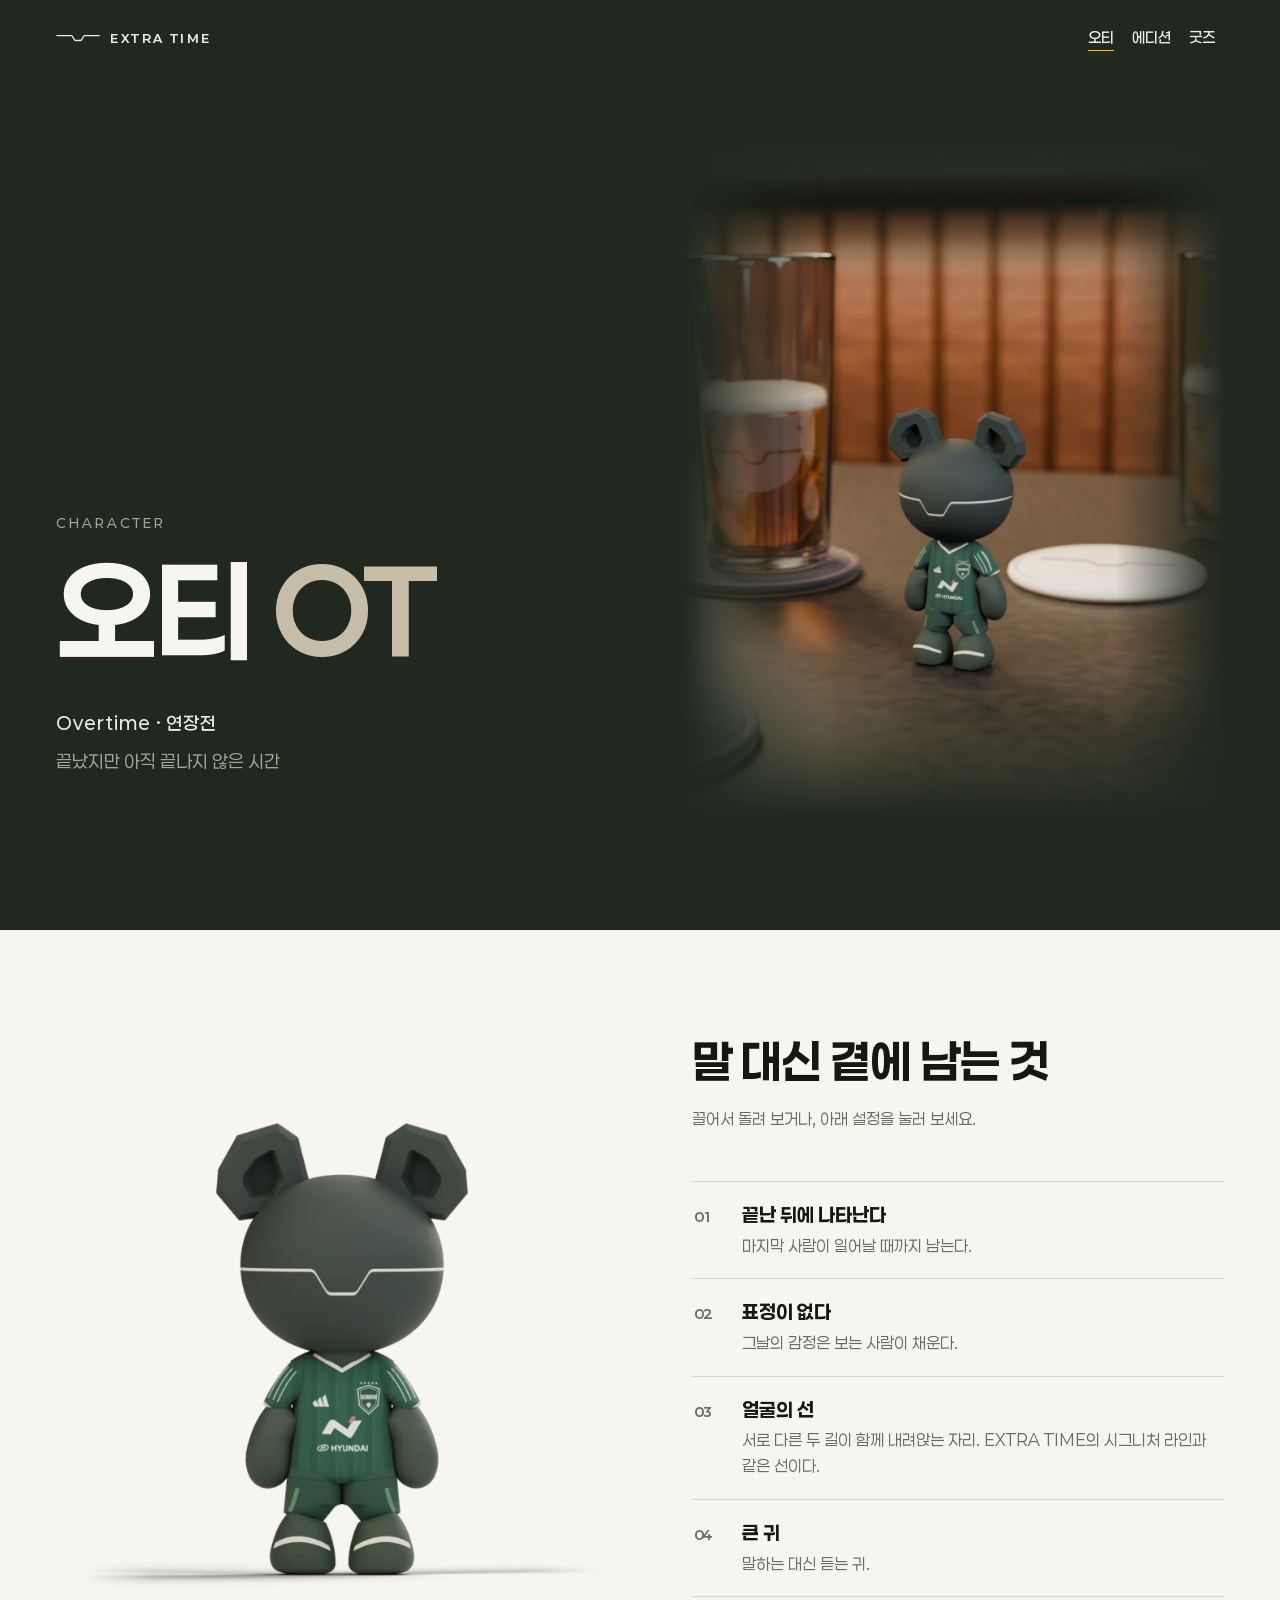
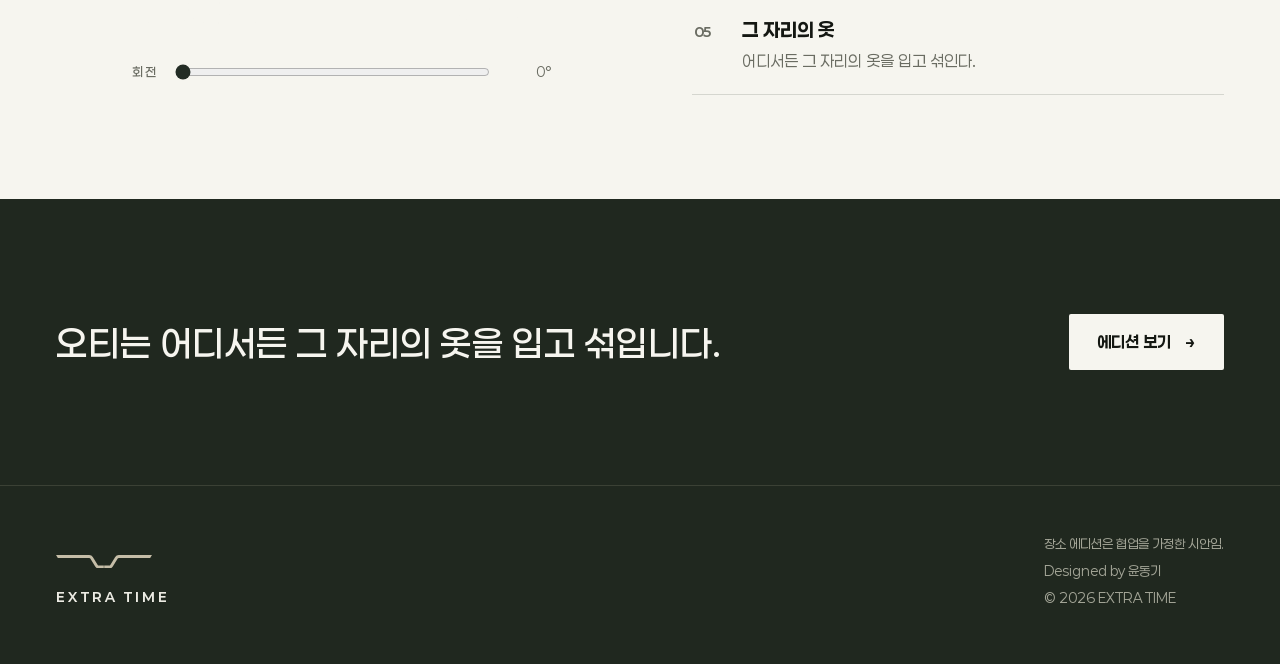
<file: ot.html>
<!doctype html>
<html lang="ko">
<head>
<meta charset="utf-8">
<meta name="viewport" content="width=device-width, initial-scale=1, viewport-fit=cover">
<title>오티 · EXTRA TIME</title>
<meta name="description" content="오티(Overtime, 연장전). 표정 없는 얼굴에 선 하나, 끝난 뒤에 나타나 곁에 남는 캐릭터.">
<meta name="theme-color" content="#20281f">
<meta property="og:title" content="오티 · EXTRA TIME">
<meta property="og:description" content="오티(Overtime, 연장전). 표정 없는 얼굴에 선 하나, 끝난 뒤에 나타나 곁에 남는 캐릭터.">
<meta property="og:image" content="assets/img/pub_bar-1280.webp">
<link rel="icon" href="assets/svg/et_symbol_small.svg" type="image/svg+xml">
<link rel="preload" href="assets/fonts/paperlogy-700.woff2" as="font" type="font/woff2" crossorigin>
<link rel="stylesheet" href="css/style.css">
</head>
<body>
<a class="skip" href="#main">본문으로 건너뛰기</a>

<header class="bar">
  <div class="wrap bar__in">
    <a class="bar__mark" href="index.html" aria-label="EXTRA TIME 홈">
      <svg viewBox="0 0 326.12 46" aria-hidden="true"><path fill="currentColor" d="M0 0L113.01 0A14 14 0 0 1 124.96 6.7L141.69 34.09A4 4 0 0 0 145.11 36L162.46 36L162.46 46L145.11 46A14 14 0 0 1 133.16 39.3L116.43 11.91A4 4 0 0 0 113.01 10L6.12 10ZM163.66 36L181.01 36A4 4 0 0 0 184.43 34.09L201.16 6.7A14 14 0 0 1 213.11 0L326.12 0L320 10L213.11 10A4 4 0 0 0 209.69 11.91L192.96 39.3A14 14 0 0 1 181.01 46L163.66 46Z"/></svg>
      <span>EXTRA TIME</span>
    </a>
    <nav aria-label="페이지">
      <div class="bar__nav">
        <a href="ot.html" aria-current="page">오티</a>
        <a href="editions.html">에디션</a>
        <a href="goods.html">굿즈</a>
      </div>
    </nav>
  </div>
</header>

<main id="main">

  <section class="ot-head sec--dark" aria-labelledby="ot-title">
    <div class="wrap ot-head__in">
      <div class="ot-head__copy enter">
        <p class="eyebrow">CHARACTER</p>
        <h1 id="ot-title" class="ot-head__name">오티 <span>OT</span></h1>
        <p class="ot-head__en">Overtime · 연장전</p>
        <p class="ot-head__ko">끝났지만 아직 끝나지 않은 시간</p>
      </div>
      <figure class="ot-head__photo">
        <img src="assets/img/pub_ot_portrait-960.webp" srcset="assets/img/pub_ot_portrait-640.webp 640w, assets/img/pub_ot_portrait-960.webp 960w, assets/img/pub_ot_portrait-1440.webp 1440w" sizes="(min-width: 1200px) 500px, (min-width: 900px) 40vw, calc(100vw - 32px)" width="1440" height="1800" fetchpriority="high" alt="펍의 나무 바 위에 홀로 선 오티. 뒤로 낮은 조명과 술병이 흐릿하게 보인다.">
      </figure>
    </div>
  </section>

  <section class="sec sec--paper turn" aria-labelledby="turn-title">
    <div class="wrap turn__in">
      <div class="turn__viewer">
        <div class="turn__stage" id="turn" tabindex="0" role="slider"
             aria-label="오티 회전 뷰어. 좌우로 끌거나 방향키로 돌립니다." aria-describedby="turn-desc"
             aria-valuemin="0" aria-valuemax="345" aria-valuenow="0" aria-valuetext="0°">
          <img class="is-on" src="assets/img/turn/ot_00-1072.webp"
               srcset="assets/img/turn/ot_00-640.webp 640w, assets/img/turn/ot_00-1072.webp 1072w"
               sizes="(min-width: 600px) 520px, calc(100vw - 32px)" width="1072" height="1228" alt="" draggable="false">
        </div>
        <p class="sr-only" id="turn-desc">전북 유니폼을 입은 오티. 얼굴에는 V자로 꺾인 선 하나만 있고 눈, 코, 입은 없다.</p>
        <div class="turn__range">
          <label for="turn-angle">회전</label>
          <input id="turn-angle" type="range" min="0" max="23" step="1" value="0">
          <output for="turn-angle" id="turn-deg" aria-hidden="true">0°</output>
        </div>
      </div>
      <div class="turn__copy">
        <h2 id="turn-title" class="h2">말 대신 곁에 남는 것</h2>
        <p class="turn__hint">끌어서 돌려 보거나, 아래 설정을 눌러 보세요.</p>
        <ol class="traits">
            <li>
              <button class="trait" type="button" aria-pressed="false" data-frame="0">
                <span class="trait__num">01</span>
                <span class="trait__txt"><span class="trait__title">끝난 뒤에 나타난다</span><span class="trait__body">마지막 사람이 일어날 때까지 남는다.</span></span>
              </button>
            </li>
            <li>
              <button class="trait" type="button" aria-pressed="false" data-frame="2">
                <span class="trait__num">02</span>
                <span class="trait__txt"><span class="trait__title">표정이 없다</span><span class="trait__body">그날의 감정은 보는 사람이 채운다.</span></span>
              </button>
            </li>
            <li>
              <button class="trait" type="button" aria-pressed="false" data-frame="0">
                <span class="trait__num">03</span>
                <span class="trait__txt"><span class="trait__title">얼굴의 선</span><span class="trait__body">서로 다른 두 길이 함께 내려앉는 자리. EXTRA TIME의 시그니처 라인과 같은 선이다.</span></span>
              </button>
            </li>
            <li>
              <button class="trait" type="button" aria-pressed="false" data-frame="6">
                <span class="trait__num">04</span>
                <span class="trait__txt"><span class="trait__title">큰 귀</span><span class="trait__body">말하는 대신 듣는 귀.</span></span>
              </button>
            </li>
            <li>
              <button class="trait" type="button" aria-pressed="false" data-frame="12">
                <span class="trait__num">05</span>
                <span class="trait__txt"><span class="trait__title">그 자리의 옷</span><span class="trait__body">어디서든 그 자리의 옷을 입고 섞인다.</span></span>
              </button>
            </li>
        </ol>
      </div>
    </div>
  </section>

  <section class="next sec--dark" aria-labelledby="ot-next">
    <div class="wrap next__in">
      <h2 id="ot-next" class="next__line">오티는 어디서든 그 자리의 옷을 입고 섞입니다.</h2>
      <a class="btn" href="editions.html">에디션 보기<span class="arr" aria-hidden="true">→</span></a>
    </div>
  </section>

</main>

<footer class="foot">
  <div class="wrap foot__in">
    <div class="foot__brand">
      <svg viewBox="0 0 326.12 46" aria-hidden="true"><path fill="currentColor" d="M0 0L113.01 0A14 14 0 0 1 124.96 6.7L141.69 34.09A4 4 0 0 0 145.11 36L162.46 36L162.46 46L145.11 46A14 14 0 0 1 133.16 39.3L116.43 11.91A4 4 0 0 0 113.01 10L6.12 10ZM163.66 36L181.01 36A4 4 0 0 0 184.43 34.09L201.16 6.7A14 14 0 0 1 213.11 0L326.12 0L320 10L213.11 10A4 4 0 0 0 209.69 11.91L192.96 39.3A14 14 0 0 1 181.01 46L163.66 46Z"/></svg>
      <p>EXTRA TIME</p>
    </div>
    <div class="foot__meta">
      <p>장소 에디션은 협업을 가정한 시안임.</p>
      <p>Designed by 윤동기</p>
      <p>© 2026 EXTRA TIME</p>
    </div>
  </div>
</footer>
<script src="js/main.js" defer></script>
</body>
</html>
</file>
<file: css/style.css>
/* EXTRA TIME · 오티 — 네 페이지 정적 사이트(홈, 오티, 에디션, 굿즈)
   디자인 캔버스(EXTRA TIME 브랜드 사이트) 시안을 그대로 옮겼다.
   색은 V3.1 원본과 발표 자료(웹사이트_제작_프롬프트.md 5절)를 따른다. */

@font-face{font-family:"Paperlogy";src:url("../assets/fonts/paperlogy-400.woff2") format("woff2");font-weight:400;font-display:swap}
@font-face{font-family:"Paperlogy";src:url("../assets/fonts/paperlogy-500.woff2") format("woff2");font-weight:500;font-display:swap}
@font-face{font-family:"Paperlogy";src:url("../assets/fonts/paperlogy-700.woff2") format("woff2");font-weight:700;font-display:swap}

:root{
  --pub:#20281f;
  --pub-deep:#161c15;
  --paper:#f6f5ef;
  --ink:#141712;
  --charcoal:#232c25;
  --ivory:#c5bda7;
  --signal:#e5be46;
  --muted:#6a6c62;

  /* 어두운 바탕 위 글자: paper를 그대로 쓰면 눈이 부셔서 아주 조금 낮춘다 */
  --on-pub:#ecebe3;
  --on-pub-muted:#a3a597;

  --sans:"Paperlogy", "Apple SD Gothic Neo", "Pretendard", system-ui, sans-serif;
  --mono:"Nanum Gothic Coding", ui-monospace, "SFMono-Regular", monospace;

  --gutter:clamp(16px, 4.4vw, 64px);
  --ease-out:cubic-bezier(.16,1,.3,1);
}

*,*::before,*::after{box-sizing:border-box}
html{-webkit-text-size-adjust:100%;text-size-adjust:100%}
body{margin:0;background:var(--pub);color:var(--on-pub);font-family:var(--sans);font-weight:400;
  font-size:17px;line-height:1.7;word-break:keep-all;overflow-wrap:break-word;
  -webkit-font-smoothing:antialiased;-moz-osx-font-smoothing:grayscale;overflow-x:clip}
img,svg,canvas{display:block;max-width:100%}
img{height:auto}
figure,p,h1,h2,h3,ol,ul{margin:0}
ol,ul{padding:0;list-style:none}
a{color:inherit}
button{font:inherit;color:inherit}
.nobr{white-space:nowrap}

.wrap{width:100%;max-width:1520px;margin-inline:auto;
  padding-inline:max(var(--gutter), env(safe-area-inset-left)) max(var(--gutter), env(safe-area-inset-right))}

.skip{position:fixed;left:var(--gutter);top:12px;z-index:100;padding:10px 16px;border-radius:4px;
  background:var(--paper);color:var(--ink);font-weight:500;text-decoration:none;transform:translateY(-200%)}
.skip:focus-visible{transform:none}
:focus-visible{outline:2px solid var(--signal);outline-offset:4px;border-radius:2px}

/* ---------- 머리 막대 ---------- */
.bar{position:absolute;inset:0 0 auto;z-index:10;padding-top:env(safe-area-inset-top)}
.bar__in{min-height:76px;display:flex;flex-wrap:nowrap;align-items:center;justify-content:space-between;gap:12px}
.bar__mark{flex:none;display:flex;align-items:center;gap:10px;min-height:44px;text-decoration:none;color:var(--on-pub)}
.bar__mark svg{width:44px;height:auto;overflow:visible;transition:filter .4s ease, color .4s ease}
.bar__mark:hover svg{color:#f6e7c8;filter:drop-shadow(0 0 3px rgba(255,214,150,.8)) drop-shadow(0 0 10px rgba(229,170,80,.45))}
.bar__mark span{font-size:12px;font-weight:700;letter-spacing:.2em;white-space:nowrap}
.bar__nav{flex:none;display:flex}
.bar__nav a{position:relative;display:inline-flex;align-items:center;min-height:44px;padding:0 9px;
  font-size:15px;font-weight:500;white-space:nowrap;text-decoration:none;color:var(--on-pub)}
.bar__nav a:hover{color:var(--paper)}
.bar__nav a::after{content:"";position:absolute;left:9px;right:9px;bottom:9px;height:1px;background:currentColor;
  transform:scaleX(0);transform-origin:left;transition:transform .35s var(--ease-out)}
.bar__nav a:hover::after,.bar__nav a[aria-current="page"]::after{transform:scaleX(1)}
.bar__nav a[aria-current="page"]::after{background:var(--signal)}

/* ---------- 공통 조각 ---------- */
.sec{padding-block:clamp(72px, 8vw, 128px)}
.sec--dark{background:var(--pub);color:var(--on-pub)}
.sec--deep{background:var(--pub-deep);color:var(--on-pub)}
.sec--paper{background:var(--paper);color:var(--ink)}

.eyebrow{margin-bottom:16px;font-size:13px;font-weight:500;letter-spacing:.22em;color:var(--on-pub-muted)}
.sec--paper .eyebrow{color:var(--muted)}

.display{font-size:clamp(56px, 7.4vw, 120px);font-weight:700;line-height:1;letter-spacing:-.03em;color:var(--paper)}
.h2{font-size:clamp(32px, 3.6vw, 52px);font-weight:700;line-height:1.2;letter-spacing:-.02em}
.sec--dark .h2,.sec--deep .h2{color:var(--paper)}
.lead{font-size:clamp(17px, 1.4vw, 21px);line-height:1.7;color:var(--on-pub-muted);text-wrap:pretty}
.body-muted{font-size:17px;line-height:1.75;color:var(--muted);text-wrap:pretty}
.sec--dark .body-muted,.sec--deep .body-muted{color:var(--on-pub-muted)}

/* 제목과 문장이 양 끝에 놓이는 머리 줄 */
.split{display:flex;flex-wrap:wrap;align-items:flex-end;justify-content:space-between;gap:16px 64px}

.btn{flex:none;display:inline-flex;align-items:center;justify-content:center;gap:14px;min-height:56px;padding:0 28px;
  border:0;border-radius:2px;cursor:pointer;background:var(--paper);color:var(--ink);font-size:16px;font-weight:700;text-decoration:none;
  transition:background-color .2s ease,color .2s ease,transform .12s ease}
.btn:hover{background:var(--signal);color:var(--ink)}
.btn:active{transform:translateY(1px)}
.btn .arr{display:inline-block;transition:transform .25s var(--ease-out)}
.btn:hover .arr{transform:translateX(4px)}

.photo{overflow:hidden;border-radius:4px;background:#171d16}
.photo img{width:100%;height:100%;object-fit:cover;transition:transform 1.2s var(--ease-out)}
.photo:hover img{transform:scale(1.02)}

.chip{min-height:44px;padding:0 18px;border-radius:999px;border:1px solid rgba(20,23,18,.28);background:transparent;
  font-size:14px;font-weight:700;letter-spacing:.06em;cursor:pointer;
  transition:background-color .2s ease,color .2s ease,border-color .2s ease}
.chip:hover{border-color:currentColor}

/* 화면 끝까지 까는 렌더. 상자 대신 가장자리를 바탕색으로 녹여서 사진이 페이지에 얹히지 않고 놓이게 한다.
   색은 채도를 조금 낮춰 짙은 초록·아이보리 두 색 세계에 맞춘다. */
.bleed{position:relative;width:100vw;margin-inline:calc(50% - 50vw);overflow:hidden;background:var(--pub)}
.bleed img{width:100%;height:100%;object-fit:cover;filter:saturate(.84) brightness(.95)}
.bleed::after{content:"";position:absolute;inset:0;pointer-events:none;
  background:
    linear-gradient(180deg, var(--pub) 0%, rgba(32,40,31,0) 20%, rgba(32,40,31,0) 70%, var(--pub) 100%),
    linear-gradient(90deg, rgba(32,40,31,.9) 0%, rgba(32,40,31,0) 16%, rgba(32,40,31,0) 84%, rgba(32,40,31,.9) 100%)}

/* 페이지 끝, 다음 페이지로 넘기는 줄 */
.next{padding-block:clamp(72px, 9vw, 128px)}
.next__in{display:flex;flex-wrap:wrap;align-items:flex-end;justify-content:space-between;gap:32px 48px}
.next__line{flex:1 1 520px;font-size:clamp(26px, 2.8vw, 40px);font-weight:500;line-height:1.45;color:var(--paper);text-wrap:pretty}

/* 첫 화면 등장: 한 번만 */
.enter{animation:enter 1.1s var(--ease-out) .15s both}
.enter-2{animation:enter 1.1s var(--ease-out) .5s both}
@keyframes enter{from{opacity:0;transform:translateY(14px)}to{opacity:1;transform:none}}

/* 페이지 머리(에디션, 굿즈) */
.page-head{padding:168px 0 clamp(64px, 7vw, 104px)}
.page-head__in{display:flex;flex-wrap:wrap;align-items:flex-end;justify-content:space-between;gap:24px 64px}
.page-head .eyebrow{margin-bottom:20px}
.page-head .lead{flex:0 1 460px}

/* ---------- 홈 ---------- */
.hero{position:relative;isolation:isolate;overflow:hidden;width:100%;aspect-ratio:16 / 9;min-height:680px;max-height:1080px;
  display:flex;align-items:flex-end;background:var(--pub)}
.hero__photo{position:absolute;inset:0;width:100%;height:100%;object-fit:cover;object-position:46% 38%;z-index:-2}
/* 처음 들어오면 시그니처 라인만 켜진 바(hero__dark)에 조명이 깜빡이며 들어온다.
   불 켜진 사진이 다 받아지면 시작한다(pixel-ot.js가 .is-on을 붙인다). 같은 세션에서 다시 오면 건너뛴다. */
.hero__dark{position:absolute;inset:0;width:100%;height:100%;object-fit:cover;object-position:46% 38%;z-index:-3}
.opening .hero__photo{opacity:0}
.opening .hero.is-on .hero__photo{animation:lights-on 1.6s linear .35s both}
@keyframes lights-on{0%{opacity:0}14%{opacity:.55}18%{opacity:.08}34%{opacity:.7}38%{opacity:.35}62%,100%{opacity:1}}
.opening .hero .enter,.opening .hero .enter-2{animation-play-state:paused}
.opening .hero.is-on .enter{animation-play-state:running;animation-delay:1.5s}
.opening .hero.is-on .enter-2{animation-play-state:running;animation-delay:1.9s}
.hero__shade{position:absolute;inset:0;z-index:-1;pointer-events:none;
  background:
    linear-gradient(180deg, rgba(20,24,19,.6) 0%, rgba(20,24,19,0) 16%),
    linear-gradient(180deg, rgba(32,40,31,0) 34%, rgba(32,40,31,.6) 60%, rgba(32,40,31,.94) 84%, var(--pub) 100%)}
.hero__in{display:flex;flex-direction:column;gap:clamp(20px, 2.6vw, 32px);
  padding-top:140px;padding-bottom:clamp(32px, 5vw, 64px)}
.hero__brand{position:relative;width:clamp(280px, 48vw, 720px)}
.hero__word{position:relative;z-index:1;width:100%;height:auto;color:var(--paper);overflow:visible}
/* 로고의 시그니처 라인 뒤에 은은한 호박색 빛. 천장 조명과 같은 색으로 아주 천천히 숨 쉰다 */
.hero__glow{position:absolute;left:0;top:0;z-index:0;width:100%;height:auto;overflow:visible;pointer-events:none;
  color:#ffcf8a;filter:blur(clamp(8px, 1.1vw, 16px));opacity:.5;animation:glow-breathe 7s ease-in-out infinite alternate}
@keyframes glow-breathe{from{opacity:.38}to{opacity:.62}}
.opening .hero__glow{visibility:hidden}
.opening .hero.is-on .hero__glow{visibility:visible;animation:glow-in 1.6s linear .35s both, glow-breathe 7s ease-in-out 1.95s infinite alternate}
@keyframes glow-in{0%{opacity:0}14%{opacity:.35}18%{opacity:.05}34%{opacity:.45}38%{opacity:.2}62%,100%{opacity:.5}}
.hero__line{font-size:clamp(24px, 3vw, 44px);font-weight:700;line-height:1.3;letter-spacing:-.01em;color:var(--paper)}

/* 픽셀 오티: 시그니처 라인의 오른쪽 평평한 구간(로고 폭의 80.5%)에 걸터앉는다.
   캔버스 32×34칸. 크기는 정수 배율로 JS가 정한다. */
.ot{position:absolute;z-index:2;left:80.5%;bottom:100%;
  width:var(--ot-w, 192px);height:var(--ot-h, 204px);
  translate:-50% calc(var(--ot-h, 204px) * 2 / 34);
  padding:0;border:0;background:none;cursor:pointer;border-radius:8px;-webkit-tap-highlight-color:transparent;
  transition:filter .2s ease}
.ot canvas{width:100%;height:100%;image-rendering:pixelated;image-rendering:crisp-edges}
.ot:hover{filter:brightness(1.15)}

.log{display:flex;align-items:baseline;gap:10px;min-height:1.6em;
  font-family:var(--mono);font-size:clamp(13px, 1.05vw, 15px);line-height:1.6;overflow-wrap:anywhere}
.log__pr{flex:none;color:var(--signal);font-weight:700}
.log__text{color:var(--on-pub-muted);transition:color .3s ease}
.log.is-live .log__text{color:var(--on-pub)}
.log__cursor{flex:none;align-self:center;width:.55em;height:1.1em;background:var(--on-pub);animation:blink 1s steps(1) infinite}
@keyframes blink{50%{opacity:0}}

.table{padding:clamp(72px, 9vw, 140px) 0 clamp(80px, 10vw, 150px)}
.table__photo{aspect-ratio:2340 / 1316;max-height:92vh}
.table__photo img{object-position:50% 60%}
.table__foot{position:relative;margin-top:clamp(-96px, -5vw, -24px);display:flex;flex-wrap:wrap;align-items:flex-end;justify-content:space-between;gap:32px 48px}
.table__copy{flex:1 1 520px;max-width:820px}
.table__copy .eyebrow{margin-bottom:14px}
.table__line{font-size:clamp(24px, 2.6vw, 38px);font-weight:500;line-height:1.45;letter-spacing:-.01em;color:var(--paper);text-wrap:balance}

/* ---------- 오티 ---------- */
.ot-head{padding:140px 0 clamp(72px, 9vw, 128px)}
.ot-head__in{display:flex;flex-wrap:wrap;align-items:flex-end;gap:clamp(40px, 5vw, 80px)}
.ot-head__copy{flex:1 1 420px;min-width:0;padding-bottom:clamp(0px, 3vw, 48px)}
.ot-head__copy .eyebrow{margin-bottom:20px}
.ot-head__name{font-size:clamp(64px, 9vw, 148px);font-weight:700;line-height:1;letter-spacing:-.03em;color:var(--paper)}
.ot-head__name span{color:var(--ivory)}
.ot-head__en{margin-top:clamp(24px, 3vw, 40px);font-size:clamp(17px, 1.4vw, 21px);font-weight:500;letter-spacing:.04em}
.ot-head__ko{margin-top:8px;font-size:clamp(17px, 1.4vw, 21px);color:var(--on-pub-muted)}
.ot-head__photo{position:relative;flex:1 1 400px;max-width:540px;aspect-ratio:1440 / 1800}
.ot-head__photo img{width:100%;height:100%;object-fit:cover;filter:saturate(.84) brightness(.96)}
.ot-head__photo::after{content:"";position:absolute;inset:0;pointer-events:none;
  background:
    linear-gradient(90deg, var(--pub) 0%, rgba(32,40,31,0) 26%, rgba(32,40,31,0) 80%, var(--pub) 100%),
    linear-gradient(0deg, var(--pub) 0%, rgba(32,40,31,0) 24%, rgba(32,40,31,0) 80%, var(--pub) 100%)}

.turn__in{display:flex;flex-wrap:wrap;align-items:center;gap:clamp(40px, 5vw, 96px)}
.turn__viewer{flex:1 1 440px;min-width:0;display:flex;flex-direction:column;align-items:center;gap:20px}
.turn__stage{position:relative;width:100%;max-width:520px;aspect-ratio:1072 / 1228;cursor:grab;touch-action:pan-y;
  user-select:none;-webkit-user-select:none;border-radius:4px;
  /* 렌더의 바닥 그림자가 사진 가장자리에서 칼같이 끊기지 않게 양옆을 흐린다 */
  -webkit-mask-image:linear-gradient(90deg, transparent 0, #000 14%, #000 86%, transparent 100%);
  mask-image:linear-gradient(90deg, transparent 0, #000 14%, #000 86%, transparent 100%)}
.turn__stage.is-drag{cursor:grabbing}
.turn__stage img{position:absolute;inset:0;width:100%;height:100%;object-fit:contain;pointer-events:none;opacity:0}
.turn__stage img.is-on{opacity:1}
.turn__range{width:100%;max-width:420px;display:flex;align-items:center;gap:16px;font-size:13px;color:var(--muted)}
.turn__range label{flex:none;font-weight:500;letter-spacing:.12em}
.turn__range input{flex:1;min-width:0;height:44px;accent-color:var(--charcoal);cursor:pointer}
.turn__range output{flex:none;width:44px;text-align:right;font-variant-numeric:tabular-nums}
.turn__copy{flex:1 1 400px;min-width:0;max-width:560px}
.turn__hint{margin-top:16px;font-size:16px;color:var(--muted)}
.traits{margin-top:clamp(32px, 4vw, 48px);border-top:1px solid rgba(20,23,18,.14)}
.traits li{border-bottom:1px solid rgba(20,23,18,.14)}
.trait{width:100%;display:flex;gap:20px;align-items:baseline;padding:20px 0;min-height:44px;border:0;
  border-left:2px solid transparent;background:none;text-align:left;cursor:pointer;color:var(--ink);
  transition:border-color .2s ease,padding .25s var(--ease-out)}
.trait:hover{border-left-color:currentColor;padding-left:14px}
.trait[aria-pressed="true"]{border-left-color:var(--charcoal);padding-left:14px}
.trait__num{flex:none;width:28px;font-size:13px;font-weight:700;font-variant-numeric:tabular-nums;color:var(--muted)}
.trait[aria-pressed="true"] .trait__num{color:var(--charcoal)}
.trait__txt{display:flex;flex-direction:column;gap:4px}
.trait__title{font-size:clamp(18px, 1.5vw, 21px);font-weight:700;line-height:1.4}
.trait__body{font-size:16px;line-height:1.6;color:var(--muted)}

/* ---------- 에디션 ---------- */
.basic__in{display:flex;flex-wrap:wrap;align-items:center;gap:clamp(32px, 5vw, 96px)}
.basic__copy{flex:1 1 360px;min-width:0;max-width:520px}
.basic__copy .body-muted{margin-top:20px;line-height:1.7}
.tabs{margin-top:clamp(32px, 4vw, 48px);display:flex;flex-wrap:wrap;gap:8px}
.tabs .chip{min-height:48px;padding:0 24px;font-size:15px;letter-spacing:.08em;color:var(--ink)}
.tabs .chip[aria-selected="true"]{background:var(--charcoal);border-color:var(--charcoal);color:var(--paper)}
.basic__note{margin-top:24px;font-size:15px;color:var(--muted)}
.basic__fig{flex:1 1 520px;min-width:0;display:flex;justify-content:center}
.basic__fig img{width:100%;max-width:640px;aspect-ratio:1072 / 1228;object-fit:contain;
}

.place .split{margin-bottom:clamp(36px, 4vw, 56px)}
.place__tag{font-size:clamp(18px, 1.6vw, 24px);font-weight:500}
.place__list{display:flex;flex-direction:column}
.place-card{--edge:max(var(--gutter), calc((100vw - 1520px) / 2 + var(--gutter)));
  position:relative;isolation:isolate;overflow:hidden;width:100vw;margin-inline:calc(50% - 50vw);
  aspect-ratio:16 / 9;min-height:420px;max-height:94vh;background:var(--pub)}
.place-card>img{position:absolute;inset:0;width:100%;height:100%;object-fit:cover;z-index:-3;
  filter:saturate(.82) brightness(.94);transform-origin:50% 75%;
  transform:translate3d(0, var(--ty, 0px), 0) scale(var(--sc, 1.06))}
/* 스크롤하면 배경과 오티가 서로 다른 속도로 움직여 깊이가 생긴다(main.js). 오티 판은 바닥 그림자 가장자리를 흐린다 */
.place-card__bg{--ty:var(--bg-y, 0px)}
.place-card__fig{--ty:var(--fig-y, 0px);z-index:-2 !important;
  -webkit-mask-image:linear-gradient(90deg, transparent 4%, #000 24%, #000 76%, transparent 96%);
  mask-image:linear-gradient(90deg, transparent 4%, #000 24%, #000 76%, transparent 96%)}
.place-card__shade{position:absolute;inset:-2px 0;z-index:-1;
  background:
    linear-gradient(180deg, var(--pub) 0%, rgba(32,40,31,0) 16%, rgba(32,40,31,0) 62%, var(--pub) 100%),
    linear-gradient(90deg, rgba(20,26,19,.86) 0%, rgba(20,26,19,.4) 30%, rgba(20,26,19,0) 50%)}
.place-card__badge{position:absolute;top:clamp(56px, 7vw, 104px);right:var(--edge);padding:7px 14px;
  border:1px solid rgba(246,245,239,.5);border-radius:999px;background:rgba(20,24,19,.35);
  font-size:13px;font-weight:500;letter-spacing:.06em;color:var(--paper)}
.place-card__copy{position:absolute;left:var(--edge);right:var(--edge);bottom:clamp(48px, 7vw, 112px);
}
.place-card__name{font-size:clamp(40px, 5.4vw, 88px);font-weight:700;line-height:1;letter-spacing:.02em;color:var(--paper);white-space:nowrap}
.place-card__copy p{max-width:max(36%, 300px);margin-top:12px;font-size:clamp(15px, 1.2vw, 18px);line-height:1.6;text-wrap:pretty}
.place__foot{margin-top:clamp(28px, 3vw, 40px);font-size:15px;color:var(--on-pub-muted)}

.wear__img{width:100%;margin-top:clamp(8px, 2vw, 24px);aspect-ratio:2250 / 1200;object-fit:contain}
.wear__names{display:grid;grid-template-columns:repeat(2, minmax(0, 1fr));gap:24px;margin-top:8px;text-align:center}
.wear__names b{display:block;font-size:clamp(20px, 2vw, 28px);font-weight:700;letter-spacing:.08em}
.wear__names span{display:block;margin-top:6px;font-size:15px;color:var(--muted)}

/* ---------- 굿즈 ---------- */
.set{padding:clamp(24px, 3vw, 48px) 0 clamp(48px, 6vw, 96px)}
.set img{width:100%;aspect-ratio:2304 / 1480;object-fit:contain}
/* 투명 컷이라도 바닥 그림자가 렌더 가장자리에서 끊긴다. 가장자리만 흐린다 */
.set img,.basic__fig img,.wear__img{
  -webkit-mask-image:linear-gradient(90deg, transparent 0, #000 9%, #000 91%, transparent 100%), linear-gradient(0deg, transparent 0, #000 12%, #000 100%);
  -webkit-mask-composite:source-in;
  mask-image:linear-gradient(90deg, transparent 0, #000 9%, #000 91%, transparent 100%), linear-gradient(0deg, transparent 0, #000 12%, #000 100%);
  mask-composite:intersect}

.duo{display:flex;flex-wrap:wrap;align-items:center;gap:clamp(32px, 5vw, 96px)}
.duo__copy{flex:1 1 360px;min-width:0;max-width:520px}
.glass__photo{position:relative;flex:1 1 520px;min-width:0;aspect-ratio:2048 / 1536;
  -webkit-mask-image:linear-gradient(90deg, transparent 0, #000 9%, #000 91%, transparent 100%), linear-gradient(0deg, transparent 0, #000 12%, #000 100%);
  -webkit-mask-composite:source-in;
  mask-image:linear-gradient(90deg, transparent 0, #000 9%, #000 91%, transparent 100%), linear-gradient(0deg, transparent 0, #000 12%, #000 100%);
  mask-composite:intersect}
.glass__photo img{position:absolute;inset:0;width:100%;height:100%;object-fit:contain}
.glass__lit{--edge:calc(var(--sweep, 1) * 140% - 30%);
  -webkit-mask-image:linear-gradient(100deg, #000 calc(var(--edge) - 12%), transparent calc(var(--edge) + 12%));
  mask-image:linear-gradient(100deg, #000 calc(var(--edge) - 12%), transparent calc(var(--edge) + 12%))}

.sec--dark .glass__title{color:var(--paper)}
.glass__title{font-size:clamp(30px, 3.2vw, 46px);font-weight:700;line-height:1.3;letter-spacing:-.02em;text-wrap:pretty}
.glass .body-muted{margin-top:24px}

.coaster .duo{display:grid;grid-template-columns:minmax(0, 1fr) minmax(0, 1fr);grid-template-areas:"copy view" "note view";
  column-gap:clamp(40px, 6vw, 112px);row-gap:0;align-items:center}
.coaster .duo__copy{grid-area:copy;align-self:end;max-width:none}
.coaster__view{grid-area:view}
.coaster .note{grid-area:note;align-self:start;margin-top:clamp(28px, 3vw, 40px)}
.coaster .body-muted{margin-top:20px}
.chips{margin-top:clamp(28px, 3vw, 40px);display:flex;flex-wrap:wrap;gap:8px}
.chips .chip{padding:0 15px}
.coaster .duo__copy{flex-basis:420px}
.chips .chip{color:var(--ink)}
.chips .chip[aria-pressed="true"]{background:var(--charcoal);border-color:var(--charcoal);color:var(--paper)}
.coaster__view{flex:1 1 420px;min-width:0;display:flex;flex-direction:column;align-items:center;gap:20px}
.flip{position:relative;width:min(100%, 460px);aspect-ratio:1 / 1;padding:0;border:0;border-radius:50%;background:none;cursor:pointer;perspective:1400px}
.flip__card{position:absolute;inset:0;display:block;transform-style:preserve-3d;transition:transform .7s cubic-bezier(.65,0,.35,1)}
.flip[aria-pressed="true"] .flip__card{transform:rotateY(180deg)}
.flip__face{position:absolute;inset:0;display:block;width:100%;height:100%;border-radius:50%;
  backface-visibility:hidden;-webkit-backface-visibility:hidden;box-shadow:0 22px 48px rgba(20,23,18,.22), 0 4px 10px rgba(20,23,18,.12)}
.flip .flip__back{transform:rotateY(180deg)}
.flip__back img{display:block;width:100%;height:100%;border-radius:50%}
/* 뒷면 세 줄 위에 손글씨로 들어가는 기록. 좌표는 도안(99×99mm)과 같다 */
.flip__ink{position:absolute;inset:0;width:100%;height:100%;overflow:visible;pointer-events:none}
.flip__ink text{font-family:"Nanum Pen Script", "Apple SD Gothic Neo", sans-serif;font-size:7.4px;fill:#1f2a22}
/* 날짜는 손글씨보다 찍은 날짜도장처럼 */
.flip__ink #ink-date{font-family:var(--mono);font-size:4.6px;letter-spacing:.06em;fill:#2b3528}

/* 코스터에 기록 남기기 */
.note{width:min(100%, 460px);display:grid;gap:4px}
.note__title{margin-bottom:6px;font-size:15px;font-weight:500;color:var(--ink)}
.note__row{display:flex;align-items:center;gap:16px;min-height:48px;border-bottom:1px solid rgba(20,23,18,.2);transition:border-color .2s ease}
.note__row:focus-within{border-bottom-color:var(--charcoal)}
.note__row span{flex:none;width:52px;font-size:12px;font-weight:700;letter-spacing:.16em;color:var(--muted)}
.note__row input{flex:1;min-width:0;padding:10px 0;border:0;background:transparent;font:inherit;font-size:16px;color:var(--ink);outline:none}
.note__row input::placeholder{color:#9a9c92}
.btn--ink{justify-self:start;margin-top:18px;background:var(--charcoal);color:var(--paper)}
.note__status{min-height:1.4em;font-size:13px;color:var(--muted)}
.coaster__hint{font-size:14px;color:var(--muted)}


/* ---------- 굿즈 끝: 불 끄기 ----------
   홈 첫 화면과 같은 바. 스크롤하면 조명이 하나씩 꺼지고 시그니처 라인만 남는다(블렌더 렌더 두 장을 섞는다).
   오티가 마지막 기록을 남기고 노트북을 덮으면 라인까지 꺼진다(main.js). */
.close{position:relative;background:#0c100b}
.close__stage{position:relative;min-height:100vh;min-height:100svh;display:flex;align-items:flex-end;overflow:hidden;isolation:isolate}
.close.is-live{height:280vh}
.close.is-live .close__stage{position:sticky;top:0;height:100vh;height:100svh}
.close__on,.close__off{position:absolute;inset:0;width:100%;height:100%;object-fit:cover;object-position:46% 38%}
.close__off{z-index:-4}
.close__on{z-index:-3;opacity:calc(1 - var(--dim, 1))}
.close__shade{position:absolute;inset:0;z-index:-2;pointer-events:none;
  background:linear-gradient(180deg, var(--pub) 0%, rgba(32,40,31,0) 16%, rgba(12,16,11,.15) 50%, rgba(12,16,11,.9) 86%, #0c100b 100%)}
.close__shade::after{content:"";position:absolute;inset:0;background:#060806;opacity:0}
.close.is-off .close__shade::after{animation:lights-out 1.4s steps(1, end) forwards}
@keyframes lights-out{0%{opacity:0}10%{opacity:.7}14%{opacity:.08}30%{opacity:.82}34%{opacity:.3}52%,100%{opacity:.9}}
.close__in{display:flex;flex-direction:column;align-items:center;text-align:center;gap:clamp(18px, 2.4vw, 28px);
  padding-top:140px;padding-bottom:clamp(64px, 12vh, 128px)}
.close__brand{position:relative;width:clamp(200px, 24vw, 340px)}
.close__line{width:100%;height:auto;color:#f6e7c8;overflow:visible;
  filter:drop-shadow(0 0 4px rgba(255,214,150,.75)) drop-shadow(0 0 22px rgba(229,170,80,.4));
  transition:color 1.2s ease .5s, filter 1.2s ease .5s}
.close.is-off .close__line{color:rgba(197,189,167,.22);filter:none}
.ot--still{cursor:default}
.ot--still:hover{filter:none}
.close .ot{transition:filter 1.6s ease .5s}
.close.is-off .ot{filter:brightness(.5)}
.close__log{justify-content:center}
.close.is-off .log__cursor{animation:none;opacity:0}
.close__last{font-size:clamp(22px, 2.4vw, 34px);font-weight:500;line-height:1.5;color:var(--paper);text-wrap:balance}
.close.is-live .close__last{opacity:0;transform:translateY(10px);transition:opacity 1.2s ease 1.4s, transform 1.4s var(--ease-out) 1.4s}
.close.is-live.is-off .close__last{opacity:1;transform:none}

/* ---------- 푸터 ---------- */
.foot{border-top:1px solid rgba(197,189,167,.16);background:var(--pub)}
.foot__in{padding-top:48px;padding-bottom:max(56px, env(safe-area-inset-bottom));display:flex;flex-wrap:wrap;
  align-items:flex-end;justify-content:space-between;gap:28px 48px}
.foot__brand{display:flex;flex-direction:column;gap:18px}
.foot__brand svg{width:96px;height:auto;color:var(--ivory)}
.foot__brand p{font-size:13px;font-weight:700;letter-spacing:.24em}
.foot__meta{display:flex;flex-direction:column;gap:6px;font-size:13px;line-height:1.6;color:var(--on-pub-muted)}

/* ---------- 휴대폰 ---------- */
@media (max-width: 860px){
  /* 휴대폰·태블릿: 설명 → 코스터 → 적는 칸 순서. 적는 동안 바로 위 코스터가 보인다 */
  .coaster .duo{grid-template-columns:minmax(0, 1fr);grid-template-areas:"copy" "view" "note";row-gap:clamp(32px, 6vw, 48px)}
  .coaster .note{margin-top:0;justify-self:center}
}
@media (max-width: 700px){
  /* 장소 에디션: 글이 피규어를 가리지 않게 사진 아래로 내린다 */
  .place-card{aspect-ratio:auto;min-height:0;max-height:none}
  /* 휴대폰에서는 배경을 고정하고 오티 판만 움직인다(확대한 배경이 화면 밖으로 넘치지 않게) */
  .place-card>img{transform:translate3d(0, var(--ty, 0px), 0)}
  .place-card__bg{--ty:0px}
  .place-card__bg{position:relative !important;inset:auto;height:auto !important;aspect-ratio:4 / 3}
  .place-card__fig{inset:0 0 auto !important;height:auto !important;aspect-ratio:4 / 3}
  .place-card__shade{bottom:auto;aspect-ratio:4 / 3;
    background:linear-gradient(180deg, var(--pub) 0%, rgba(32,40,31,0) 18%, rgba(32,40,31,0) 72%, var(--pub) 100%)}
  .place-card__badge{top:20px}
  .place-card__copy{position:static;max-width:none;padding:4px var(--gutter) 40px}
  .place-card__copy p{max-width:none}
}
@media (max-width: 560px){
  /* 코스터 버튼은 한 줄에 두고 옆으로 밀어서 본다 */
  .chips{flex-wrap:nowrap;overflow-x:auto;scrollbar-width:none;-webkit-overflow-scrolling:touch;
    margin-inline:calc(-1 * var(--gutter));padding-inline:var(--gutter);scroll-padding-inline:var(--gutter)}
  .chips::-webkit-scrollbar{display:none}
  .chips .chip{flex:none}
}

@media (prefers-reduced-motion: reduce){
  .enter,.enter-2,.log__cursor{animation:none}
  .opening .hero__photo{opacity:1;animation:none}
  .hero__glow,.opening .hero.is-on .hero__glow{animation:none;opacity:.5;visibility:visible}
  .photo img,.btn,.btn .arr,.bar__nav a::after,.flip__card,.chip,.trait,.ot,.close__line,.close__last{transition:none}
  .photo:hover img{transform:none}
  .place-card>img{transform:scale(1.02)}
  .close.is-off .close__shade::after{animation:none;opacity:.9}
}

.sr-only{position:absolute;width:1px;height:1px;padding:0;margin:-1px;overflow:hidden;clip:rect(0 0 0 0);white-space:nowrap;border:0}
</file>
